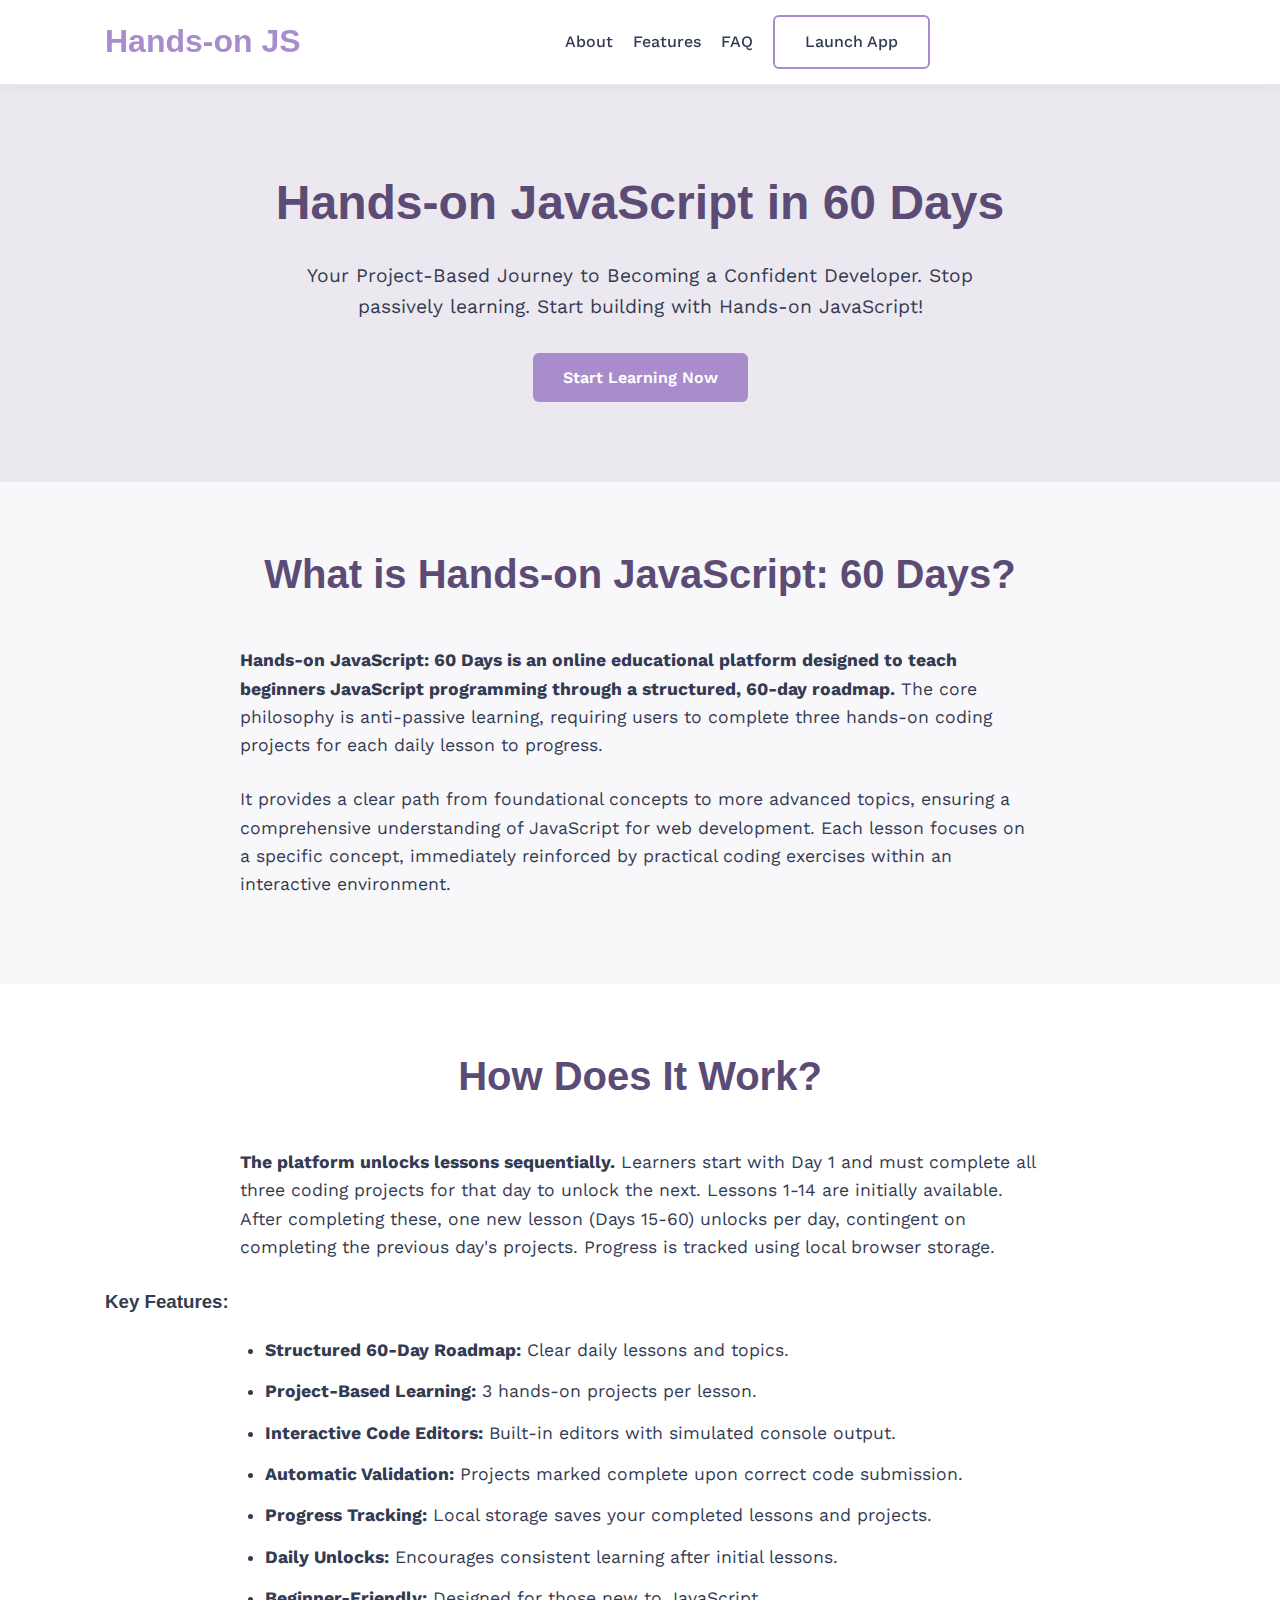
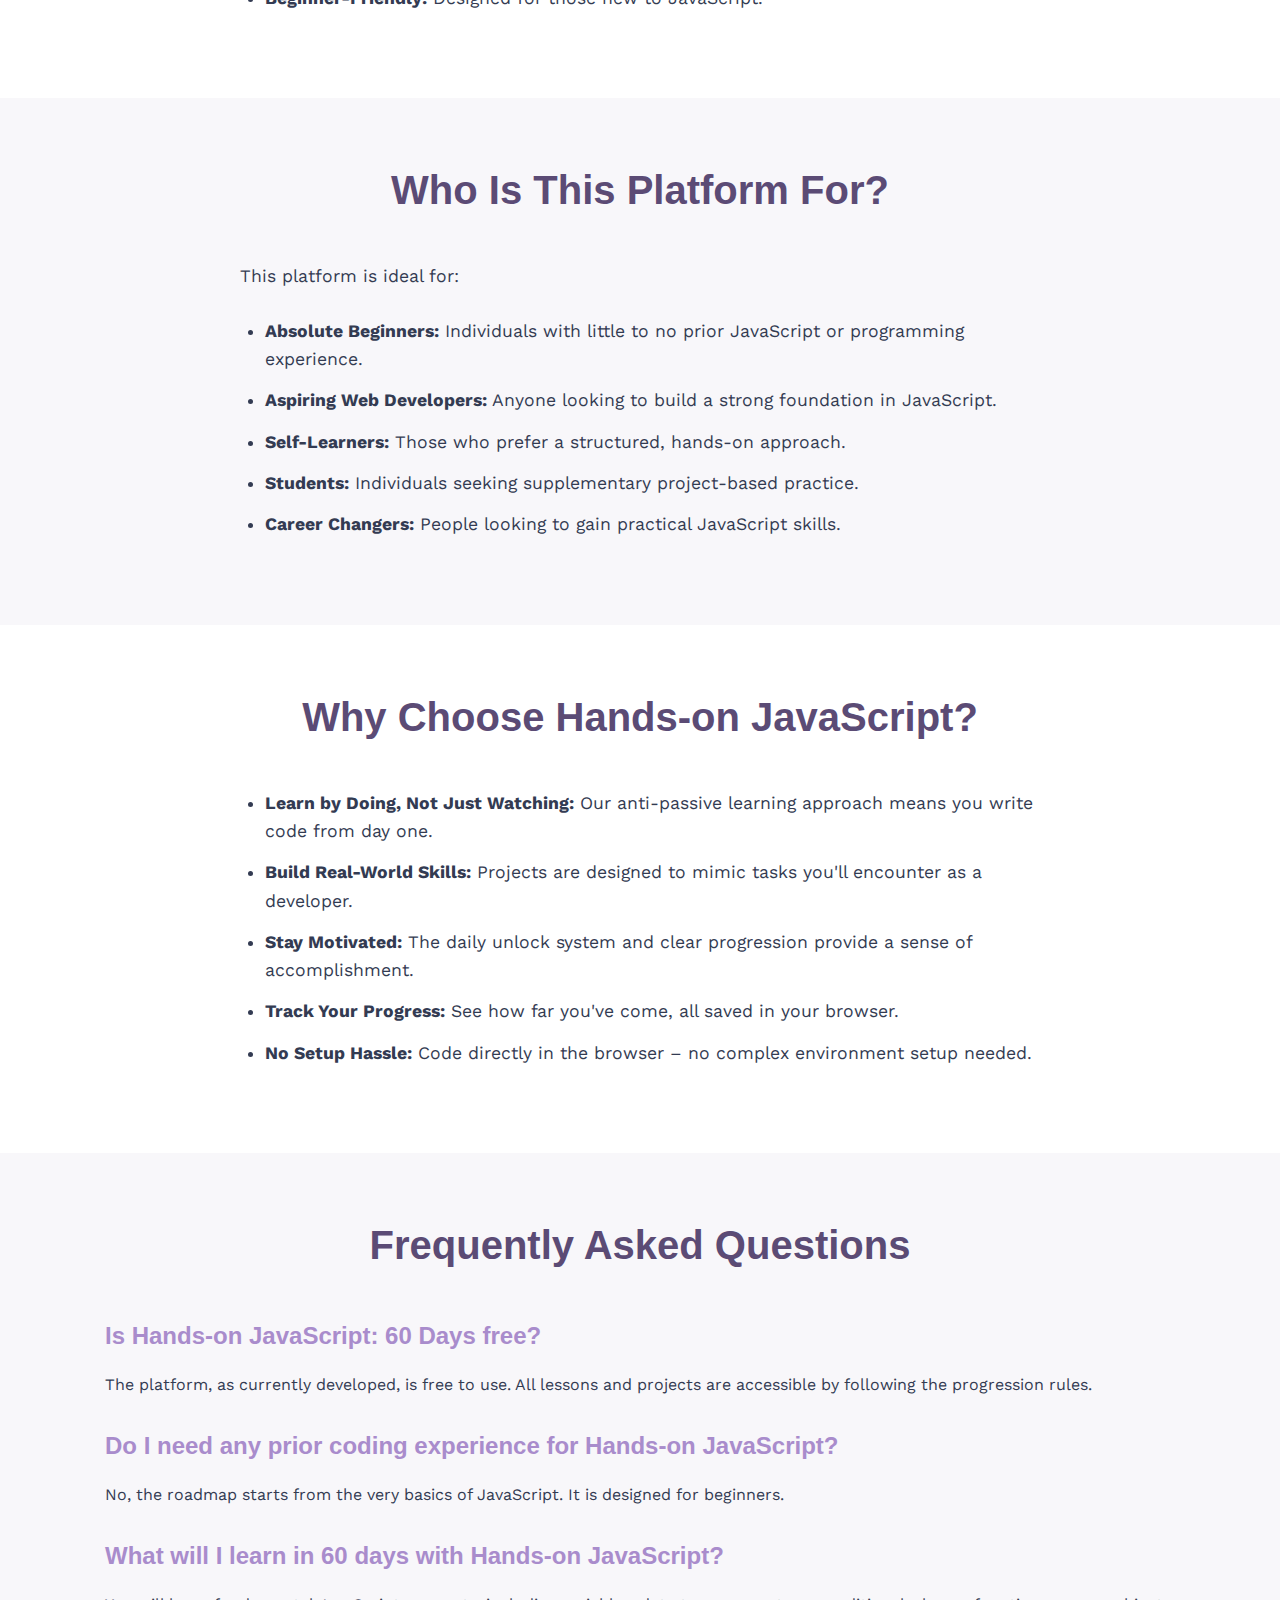
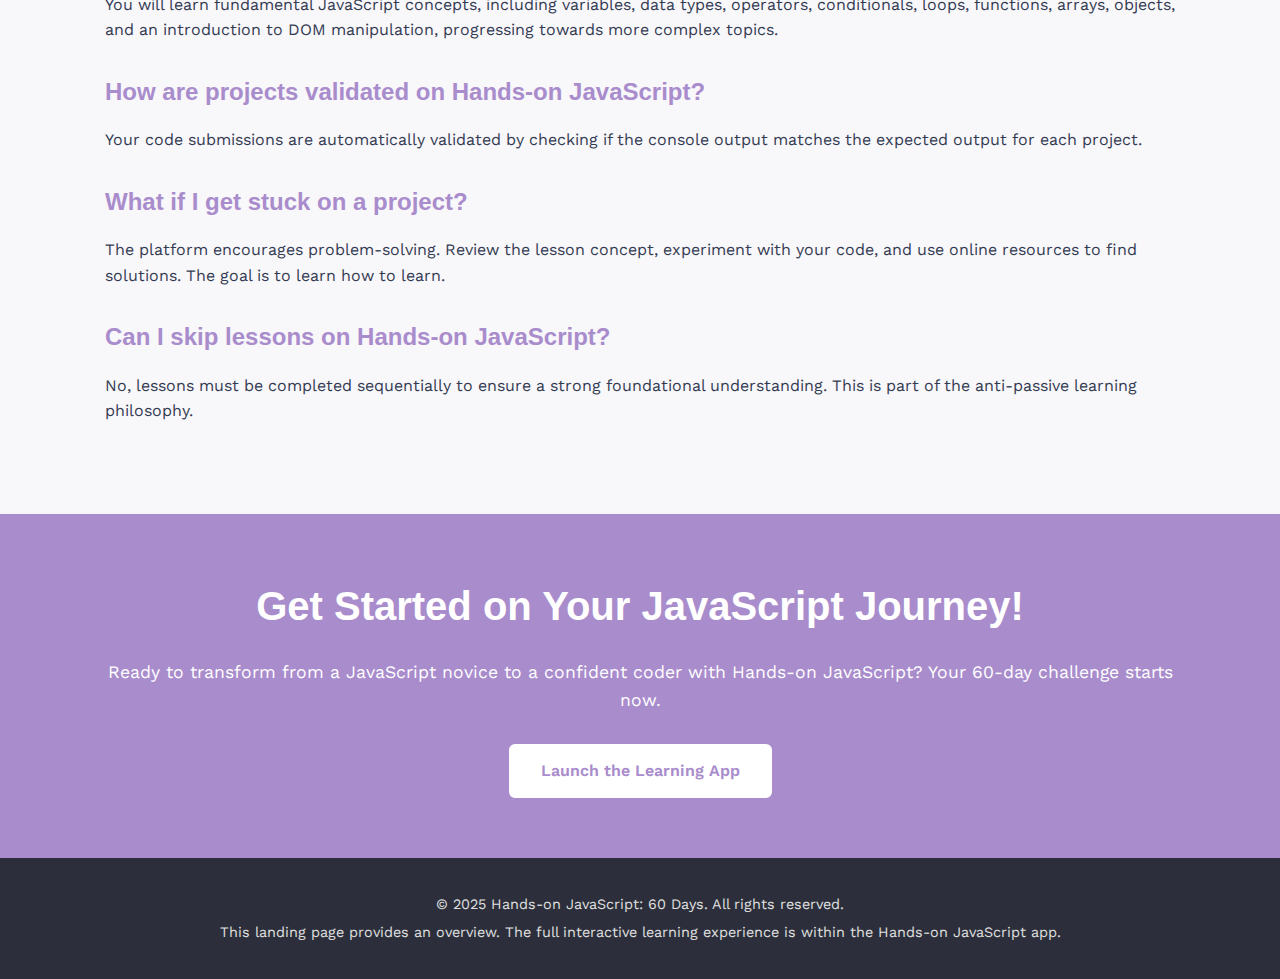
<file: index.html>
<!DOCTYPE html>
<html lang="en">
<head>
    <meta charset="UTF-8">
    <meta name="viewport" content="width=device-width, initial-scale=1.0">
    <title>Hands-on JavaScript: Learn JS in 60 Days | Project-Based Learning</title>
    <meta name="description" content="Become a confident JavaScript developer in 60 days with Hands-on JavaScript! Our project-based learning platform offers hands-on coding, real-world projects, and a clear roadmap from beginner to mastery. Start your JS journey today!">
    <meta name="keywords" content="Hands-on JavaScript, JavaScript, learn JavaScript, JavaScript course, JavaScript projects, coding bootcamp, web development, AEO JavaScript, answer engine JavaScript, learn to code, JavaScript for beginners, 60 day JavaScript challenge">
    <link rel="canonical" href="https://gctakahd.manus.space/landing.html">

    <!-- Open Graph Meta Tags -->
    <meta property="og:title" content="Hands-on JavaScript: Learn JS in 60 Days | Project-Based Learning">
    <meta property="og:description" content="Become a confident JavaScript developer in 60 days with Hands-on JavaScript! Our project-based learning platform offers hands-on coding, real-world projects, and a clear roadmap from beginner to mastery.">
    <meta property="og:image" content="https://gctakahd.manus.space/social_preview.png">
    <meta property="og:url" content="https://gctakahd.manus.space/landing.html">
    <meta property="og:type" content="website">
    <meta property="og:site_name" content="Hands-on JavaScript: 60 Days">

    <!-- Twitter Card Meta Tags -->
    <meta name="twitter:card" content="summary_large_image">
    <meta name="twitter:title" content="Hands-on JavaScript: Learn JS in 60 Days | Project-Based Learning">
    <meta name="twitter:description" content="Become a confident JavaScript developer in 60 days with Hands-on JavaScript! Our project-based learning platform offers hands-on coding, real-world projects, and a clear roadmap from beginner to mastery.">
    <meta name="twitter:image" content="https://gctakahd.manus.space/social_preview.png">

    <!-- Fonts (Gratisan for headers, Work Sans for body) -->
    <link rel="preconnect" href="https://fonts.googleapis.com">
    <link rel="preconnect" href="https://fonts.gstatic.com" crossorigin>
    <link href="https://fonts.googleapis.com/css2?family=Work+Sans:wght@400;500;600;700&display=swap" rel="stylesheet">
    <link href="https://fonts.cdnfonts.com/css/gratisan" rel="stylesheet">
    
    <link rel="stylesheet" href="style.css"> <!-- Main stylesheet -->
    <link rel="stylesheet" href="landing-style.css"> <!-- Landing page specific styles -->
    <link rel="icon" href="data:image/svg+xml,<svg xmlns=%22http://www.w3.org/2000/svg%22 viewBox=%220 0 100 100%22><text y=%22.9em%22 font-size=%2290%22>🚀</text></svg>">

    <!-- FAQPage Schema.org Structured Data -->
    <script type="application/ld+json">
    {
      "@context": "https://schema.org",
      "@type": "FAQPage",
      "mainEntity": [
        {
          "@type": "Question",
          "name": "What is Hands-on JavaScript: 60 Days?",
          "acceptedAnswer": {
            "@type": "Answer",
            "text": "Hands-on JavaScript: 60 Days is an online educational platform designed to teach beginners JavaScript programming through a structured, 60-day roadmap. The core philosophy is anti-passive learning, requiring users to complete three hands-on coding projects for each daily lesson to progress."
          }
        },
        {
          "@type": "Question",
          "name": "How does the Hands-on JavaScript platform work?",
          "acceptedAnswer": {
            "@type": "Answer",
            "text": "The platform unlocks lessons sequentially. Learners start with Day 1 and must complete all three coding projects for that day to unlock the next. Lessons 1-14 are initially available. After completing these, one new lesson (Days 15-60) unlocks per day, contingent on completing the previous day's projects. Progress is tracked using local browser storage."
          }
        },
        {
          "@type": "Question",
          "name": "Who should use Hands-on JavaScript: 60 Days?",
          "acceptedAnswer": {
            "@type": "Answer",
            "text": "This platform is ideal for absolute beginners, aspiring web developers, self-learners, students seeking supplementary practice, and career changers looking to gain practical JavaScript skills."
          }
        },
        {
          "@type": "Question",
          "name": "Is Hands-on JavaScript: 60 Days free?",
          "acceptedAnswer": {
            "@type": "Answer",
            "text": "The platform, as currently developed, is free to use. All lessons and projects are accessible by following the progression rules."
          }
        },
        {
          "@type": "Question",
          "name": "Do I need any prior coding experience for Hands-on JavaScript?",
          "acceptedAnswer": {
            "@type": "Answer",
            "text": "No, the roadmap starts from the very basics of JavaScript. It is designed for beginners."
          }
        },
        {
          "@type": "Question",
          "name": "What will I learn in 60 days with Hands-on JavaScript?",
          "acceptedAnswer": {
            "@type": "Answer",
            "text": "You will learn fundamental JavaScript concepts, including variables, data types, operators, conditionals, loops, functions, arrays, objects, and an introduction to DOM manipulation, progressing towards more complex topics as outlined in the 60-day roadmap."
          }
        },
        {
          "@type": "Question",
          "name": "How are projects validated on Hands-on JavaScript?",
          "acceptedAnswer": {
            "@type": "Answer",
            "text": "Your code submissions are automatically validated by checking if the console output matches the expected output for each project."
          }
        },
        {
          "@type": "Question",
          "name": "Can I skip lessons on Hands-on JavaScript?",
          "acceptedAnswer": {
            "@type": "Answer",
            "text": "No, lessons must be completed sequentially to ensure a strong foundational understanding. This is part of the anti-passive learning philosophy."
          }
        }
      ]
    }
    </script>
</head>
<body>
    <header class="landing-header">
        <div class="container">
            <h1>Hands-on JS</h1>
            
            <!-- Mobile Navigation Toggle Button -->
            <button class="nav-toggle" id="nav-toggle" aria-label="Toggle navigation menu">
                <span class="bar"></span>
                <span class="bar"></span>
                <span class="bar"></span>
            </button>
            
            <!-- Navigation Menu -->
            <nav class="landing-nav" id="landing-nav">
                <a href="#about">About</a>
                <a href="#features">Features</a>
                <a href="#faq">FAQ</a>
                <a href="app.html" class="cta-button-secondary">Launch App</a>
            </nav>
            
            <!-- Navigation Overlay for Mobile -->
            <div class="nav-overlay" id="nav-overlay"></div>
        </div>
    </header>

    <main>
        <section class="hero">
            <div class="container">
                <h2>Hands-on JavaScript in 60 Days</h2>
                <p class="sub-headline">Your Project-Based Journey to Becoming a Confident Developer. Stop passively learning. Start building with Hands-on JavaScript!</p>
                <a href="app.html" class="cta-button-primary">Start Learning Now</a>
            </div>
        </section>

        <section id="about" class="content-section">
            <div class="container">
                <h2>What is Hands-on JavaScript: 60 Days?</h2>
                <article>
                    <p><strong>Hands-on JavaScript: 60 Days is an online educational platform designed to teach beginners JavaScript programming through a structured, 60-day roadmap.</strong> The core philosophy is anti-passive learning, requiring users to complete three hands-on coding projects for each daily lesson to progress.</p>
                    <p>It provides a clear path from foundational concepts to more advanced topics, ensuring a comprehensive understanding of JavaScript for web development. Each lesson focuses on a specific concept, immediately reinforced by practical coding exercises within an interactive environment.</p>
                </article>
            </div>
        </section>

        <section id="features" class="content-section alt-bg">
            <div class="container">
                <h2>How Does It Work?</h2>
                <article>
                    <p><strong>The platform unlocks lessons sequentially.</strong> Learners start with Day 1 and must complete all three coding projects for that day to unlock the next. Lessons 1-14 are initially available. After completing these, one new lesson (Days 15-60) unlocks per day, contingent on completing the previous day's projects. Progress is tracked using local browser storage.</p>
                    <h3>Key Features:</h3>
                    <ul>
                        <li><strong>Structured 60-Day Roadmap:</strong> Clear daily lessons and topics.</li>
                        <li><strong>Project-Based Learning:</strong> 3 hands-on projects per lesson.</li>
                        <li><strong>Interactive Code Editors:</strong> Built-in editors with simulated console output.</li>
                        <li><strong>Automatic Validation:</strong> Projects marked complete upon correct code submission.</li>
                        <li><strong>Progress Tracking:</strong> Local storage saves your completed lessons and projects.</li>
                        <li><strong>Daily Unlocks:</strong> Encourages consistent learning after initial lessons.</li>
                        <li><strong>Beginner-Friendly:</strong> Designed for those new to JavaScript.</li>
                    </ul>
                </article>
            </div>
        </section>

        <section class="content-section">
            <div class="container">
                <h2>Who Is This Platform For?</h2>
                <article>
                    <p>This platform is ideal for:</p>
                    <ul>
                        <li><strong>Absolute Beginners:</strong> Individuals with little to no prior JavaScript or programming experience.</li>
                        <li><strong>Aspiring Web Developers:</strong> Anyone looking to build a strong foundation in JavaScript.</li>
                        <li><strong>Self-Learners:</strong> Those who prefer a structured, hands-on approach.</li>
                        <li><strong>Students:</strong> Individuals seeking supplementary project-based practice.</li>
                        <li><strong>Career Changers:</strong> People looking to gain practical JavaScript skills.</li>
                    </ul>
                </article>
            </div>
        </section>

        <section id="why-us" class="content-section alt-bg">
            <div class="container">
                <h2>Why Choose Hands-on JavaScript?</h2>
                <article>
                    <ul>
                        <li><strong>Learn by Doing, Not Just Watching:</strong> Our anti-passive learning approach means you write code from day one.</li>
                        <li><strong>Build Real-World Skills:</strong> Projects are designed to mimic tasks you'll encounter as a developer.</li>
                        <li><strong>Stay Motivated:</strong> The daily unlock system and clear progression provide a sense of accomplishment.</li>
                        <li><strong>Track Your Progress:</strong> See how far you've come, all saved in your browser.</li>
                        <li><strong>No Setup Hassle:</strong> Code directly in the browser – no complex environment setup needed.</li>
                    </ul>
                </article>
            </div>
        </section>

        <section id="faq" class="content-section">
            <div class="container">
                <h2>Frequently Asked Questions</h2>
                <div class="faq-item">
                    <h3>Is Hands-on JavaScript: 60 Days free?</h3>
                    <p>The platform, as currently developed, is free to use. All lessons and projects are accessible by following the progression rules.</p>
                </div>
                <div class="faq-item">
                    <h3>Do I need any prior coding experience for Hands-on JavaScript?</h3>
                    <p>No, the roadmap starts from the very basics of JavaScript. It is designed for beginners.</p>
                </div>
                <div class="faq-item">
                    <h3>What will I learn in 60 days with Hands-on JavaScript?</h3>
                    <p>You will learn fundamental JavaScript concepts, including variables, data types, operators, conditionals, loops, functions, arrays, objects, and an introduction to DOM manipulation, progressing towards more complex topics.</p>
                </div>
                <div class="faq-item">
                    <h3>How are projects validated on Hands-on JavaScript?</h3>
                    <p>Your code submissions are automatically validated by checking if the console output matches the expected output for each project.</p>
                </div>
                 <div class="faq-item">
                    <h3>What if I get stuck on a project?</h3>
                    <p>The platform encourages problem-solving. Review the lesson concept, experiment with your code, and use online resources to find solutions. The goal is to learn how to learn.</p>
                </div>
                <div class="faq-item">
                    <h3>Can I skip lessons on Hands-on JavaScript?</h3>
                    <p>No, lessons must be completed sequentially to ensure a strong foundational understanding. This is part of the anti-passive learning philosophy.</p>
                </div>
            </div>
        </section>

        <section class="cta-section">
            <div class="container">
                <h2>Get Started on Your JavaScript Journey!</h2>
                <p>Ready to transform from a JavaScript novice to a confident coder with Hands-on JavaScript? Your 60-day challenge starts now.</p>
                <a href="app.html" class="cta-button-primary">Launch the Learning App</a>
            </div>
        </section>
    </main>

    <footer class="landing-footer">
        <div class="container">
            <p>&copy; 2025 Hands-on JavaScript: 60 Days. All rights reserved.</p>
            <p>This landing page provides an overview. The full interactive learning experience is within the Hands-on JavaScript app.</p>
        </div>
    </footer>

    <!-- Mobile Navigation Script -->
    <script>
        document.addEventListener('DOMContentLoaded', function() {
            const navToggle = document.getElementById('nav-toggle');
            const landingNav = document.getElementById('landing-nav');
            const navOverlay = document.getElementById('nav-overlay');
            
            // Toggle navigation menu
            navToggle.addEventListener('click', function() {
                navToggle.classList.toggle('active');
                landingNav.classList.toggle('active');
                navOverlay.classList.toggle('active');
                
                // Toggle aria-expanded for accessibility
                const expanded = navToggle.getAttribute('aria-expanded') === 'true' || false;
                navToggle.setAttribute('aria-expanded', !expanded);
            });
            
            // Close menu when clicking overlay
            navOverlay.addEventListener('click', function() {
                navToggle.classList.remove('active');
                landingNav.classList.remove('active');
                navOverlay.classList.remove('active');
                navToggle.setAttribute('aria-expanded', 'false');
            });
            
            // Close menu when clicking a navigation link
            const navLinks = landingNav.querySelectorAll('a');
            navLinks.forEach(link => {
                link.addEventListener('click', function() {
                    navToggle.classList.remove('active');
                    landingNav.classList.remove('active');
                    navOverlay.classList.remove('active');
                    navToggle.setAttribute('aria-expanded', 'false');
                });
            });
            
            // Handle smooth scrolling for anchor links
            document.querySelectorAll('a[href^="#"]').forEach(anchor => {
                anchor.addEventListener('click', function(e) {
                    e.preventDefault();
                    
                    const targetId = this.getAttribute('href');
                    if (targetId === '#') return;
                    
                    const targetElement = document.querySelector(targetId);
                    if (targetElement) {
                        window.scrollTo({
                            top: targetElement.offsetTop - 80, // Adjust for header height
                            behavior: 'smooth'
                        });
                    }
                });
            });
        });
    </script>
</body>
</html>
</file>
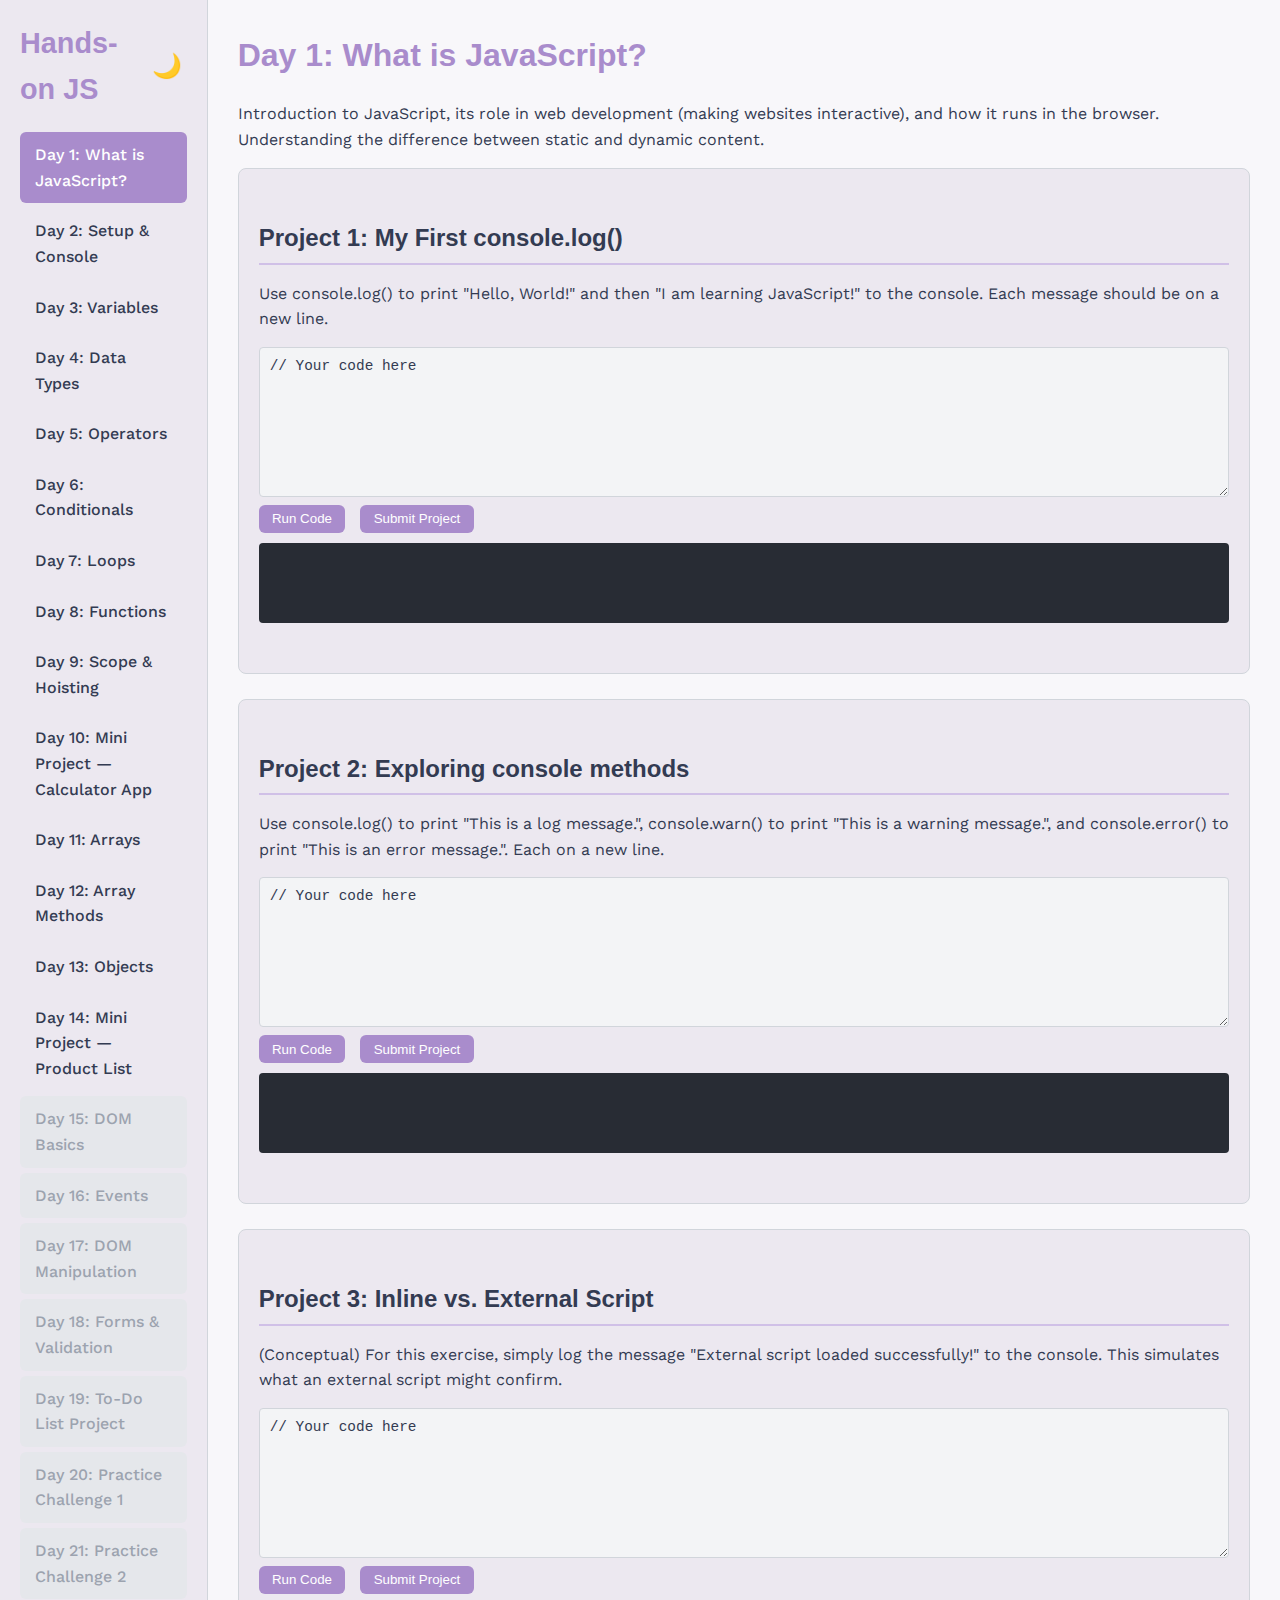
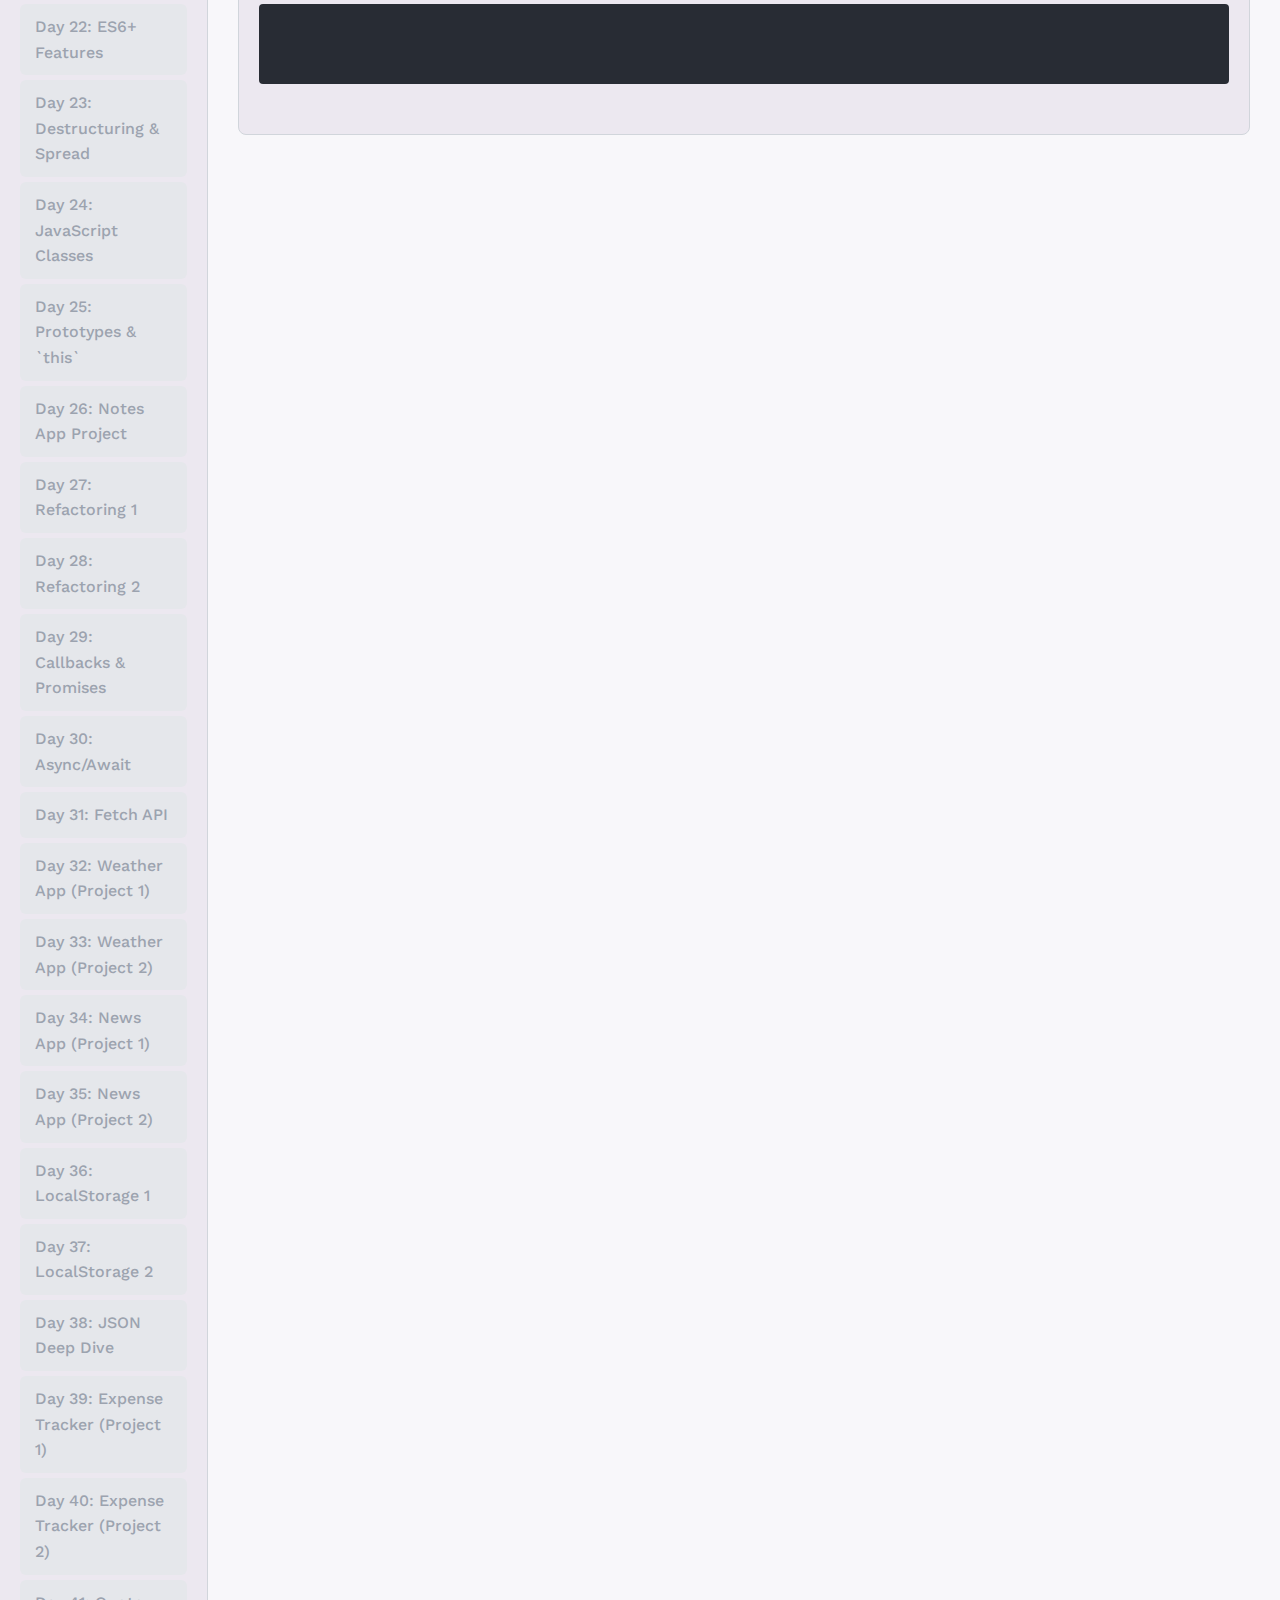
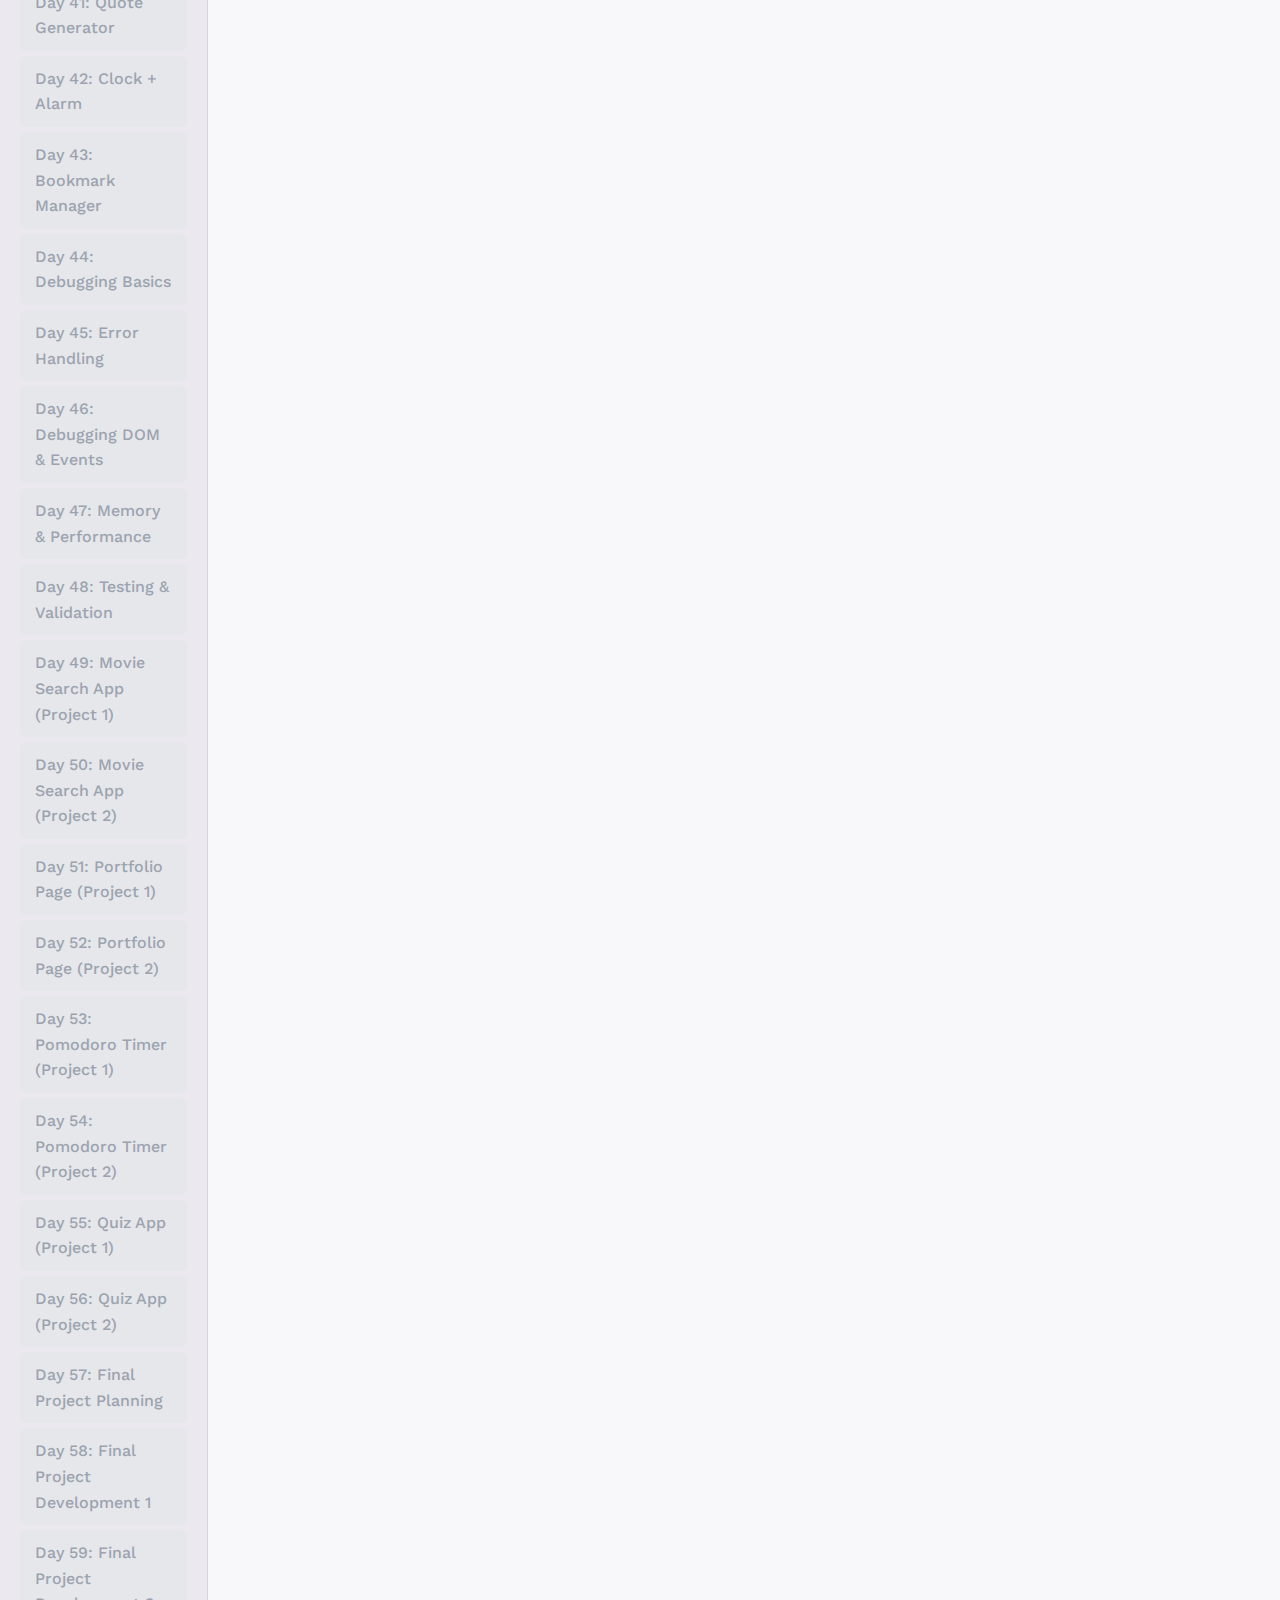
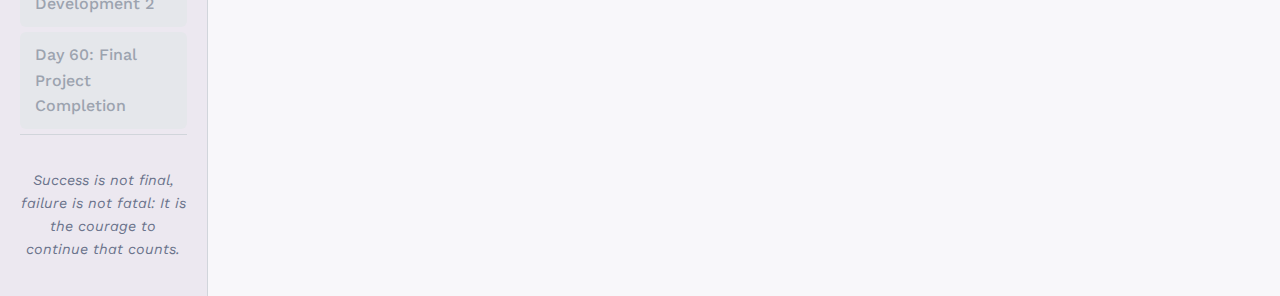
<file: app.html>
<!DOCTYPE html>
<html lang="en">
<head>
    <meta charset="UTF-8">
    <meta name="viewport" content="width=device-width, initial-scale=1.0">
    <title>Hands-on JavaScript: 60 Days to Confident Developer</title>
    <meta name="description" content="Learn JavaScript in 60 days with Hands-on JavaScript! Our project-based learning platform offers hands-on coding, real-world projects, and a clear roadmap from beginner to mastery. Start your JS journey today!">
    <meta name="keywords" content="Hands-on JavaScript, JavaScript, learn JavaScript, JavaScript tutorial, coding, programming, web development, JavaScript projects, beginner JavaScript, JavaScript roadmap, 60 days of code">
    <link rel="canonical" href="https://rbecepro.manus.space">

    <!-- Open Graph Meta Tags -->
    <meta property="og:title" content="Hands-on JavaScript: 60 Days to Confident Developer">
    <meta property="og:description" content="Learn JavaScript in 60 days with Hands-on JavaScript! Our project-based learning platform offers hands-on coding, real-world projects, and a clear roadmap from beginner to mastery.">
    <meta property="og:image" content="https://rbecepro.manus.space/social_preview.png">
    <meta property="og:url" content="https://rbecepro.manus.space">
    <meta property="og:type" content="website">
    <meta property="og:site_name" content="Hands-on JavaScript: 60 Days">

    <!-- Twitter Card Meta Tags -->
    <meta name="twitter:card" content="summary_large_image">
    <meta name="twitter:title" content="Hands-on JavaScript: 60 Days to Confident Developer">
    <meta name="twitter:description" content="Learn JavaScript in 60 days with Hands-on JavaScript! Our project-based learning platform offers hands-on coding, real-world projects, and a clear roadmap from beginner to mastery.">
    <meta name="twitter:image" content="https://rbecepro.manus.space/social_preview.png">

    <link rel="preconnect" href="https://fonts.googleapis.com">
    <link rel="preconnect" href="https://fonts.gstatic.com" crossorigin>
    <link href="https://fonts.googleapis.com/css2?family=Work+Sans:wght@400;500;600&display=swap" rel="stylesheet">
    <link href="https://fonts.cdnfonts.com/css/gratisan" rel="stylesheet">
    <link rel="stylesheet" href="style.css">
    <link rel="icon" href="data:image/svg+xml,<svg xmlns=%22http://www.w3.org/2000/svg%22 viewBox=%220 0 100 100%22><text y=%22.9em%22 font-size=%2290%22>💻</text></svg>">
</head>
<body>
    <!-- Mobile Header (New) -->
    <header class="mobile-header">
        <div class="mobile-header-content">
            <h1>Hands-on JS</h1>
            <div class="mobile-controls">
                <button id="mobile-theme-toggle" aria-label="Toggle light/dark mode">🌙</button>
                <button id="menu-toggle" class="menu-toggle" aria-label="Toggle menu">☰</button>
            </div>
        </div>
    </header>
    
    <!-- Sidebar Overlay (New) -->
    <div id="sidebar-overlay" class="sidebar-overlay"></div>

    <div class="app-container">
        <aside id="sidebar" class="sidebar">
            <header class="sidebar-header">
                <h1>Hands-on JS</h1>
                <button id="theme-toggle" aria-label="Toggle light/dark mode">🌙</button>
            </header>
            <nav id="lesson-nav" class="lesson-nav" aria-label="Main Navigation">
                <!-- Lesson links will be dynamically populated here -->
            </nav>
            <div class="motivational-quote" role="status" aria-live="polite">
                <p id="quote-text">Keep coding, you're doing great!</p>
            </div>
        </aside>

        <main class="main-content">
            <section id="lesson-content" class="lesson-content-area" aria-live="polite">
                <!-- Selected lesson content will be displayed here -->
                <article class="lesson-placeholder">
                    <h2>Welcome to Hands-on JavaScript!</h2>
                    <p>Select a lesson from the sidebar to begin your journey.</p>
                    <p>Remember, consistency is key. Try to complete your daily projects and avoid distractions. You can do this!</p>
                </article>
            </section>
        </main>
    </div>

    <script src="lessons-data.js"></script>
    <script src="app.js"></script>
    
    <!-- Mobile Navigation Script (New) -->
    <script>
        document.addEventListener('DOMContentLoaded', function() {
            const menuToggle = document.getElementById('menu-toggle');
            const sidebar = document.getElementById('sidebar');
            const sidebarOverlay = document.getElementById('sidebar-overlay');
            const mobileThemeToggle = document.getElementById('mobile-theme-toggle');
            
            // Sync theme toggle buttons
            function updateThemeButtons() {
                if (document.body.classList.contains('dark-mode')) {
                    document.getElementById('theme-toggle').textContent = '☀️';
                    mobileThemeToggle.textContent = '☀️';
                } else {
                    document.getElementById('theme-toggle').textContent = '🌙';
                    mobileThemeToggle.textContent = '🌙';
                }
            }
            
            // Initialize theme buttons
            updateThemeButtons();
            
            // Mobile theme toggle
            mobileThemeToggle.addEventListener('click', function() {
                document.getElementById('theme-toggle').click();
                updateThemeButtons();
            });
            
            // Menu toggle
            menuToggle.addEventListener('click', function() {
                sidebar.classList.toggle('active');
                sidebarOverlay.classList.toggle('active');
            });
            
            // Close sidebar when clicking overlay
            sidebarOverlay.addEventListener('click', function() {
                sidebar.classList.remove('active');
                sidebarOverlay.classList.remove('active');
            });
            
            // Close sidebar when clicking a lesson link (on mobile)
            document.addEventListener('click', function(e) {
                if (window.innerWidth <= 768 && 
                    e.target.closest('.lesson-nav') && 
                    e.target.tagName === 'A') {
                    sidebar.classList.remove('active');
                    sidebarOverlay.classList.remove('active');
                }
            });
        });
    </script>
</body>
</html>
</file>
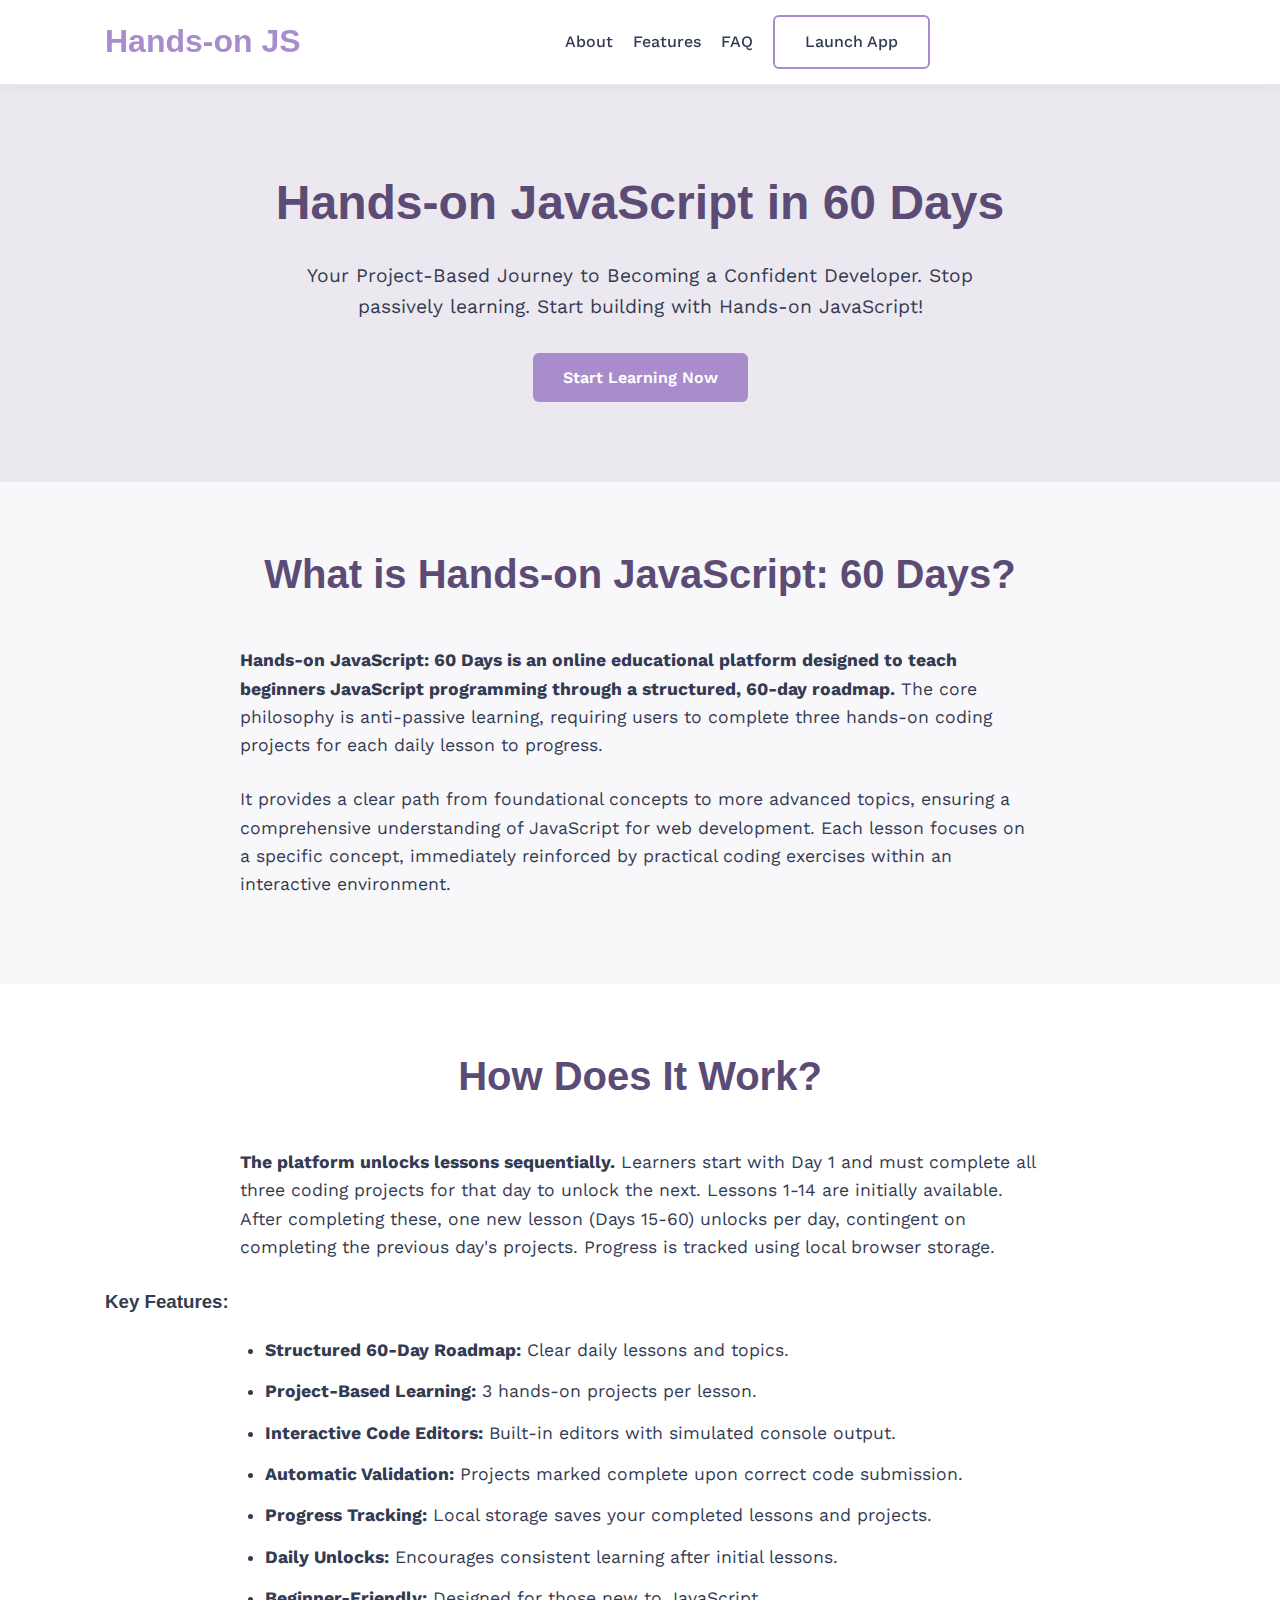
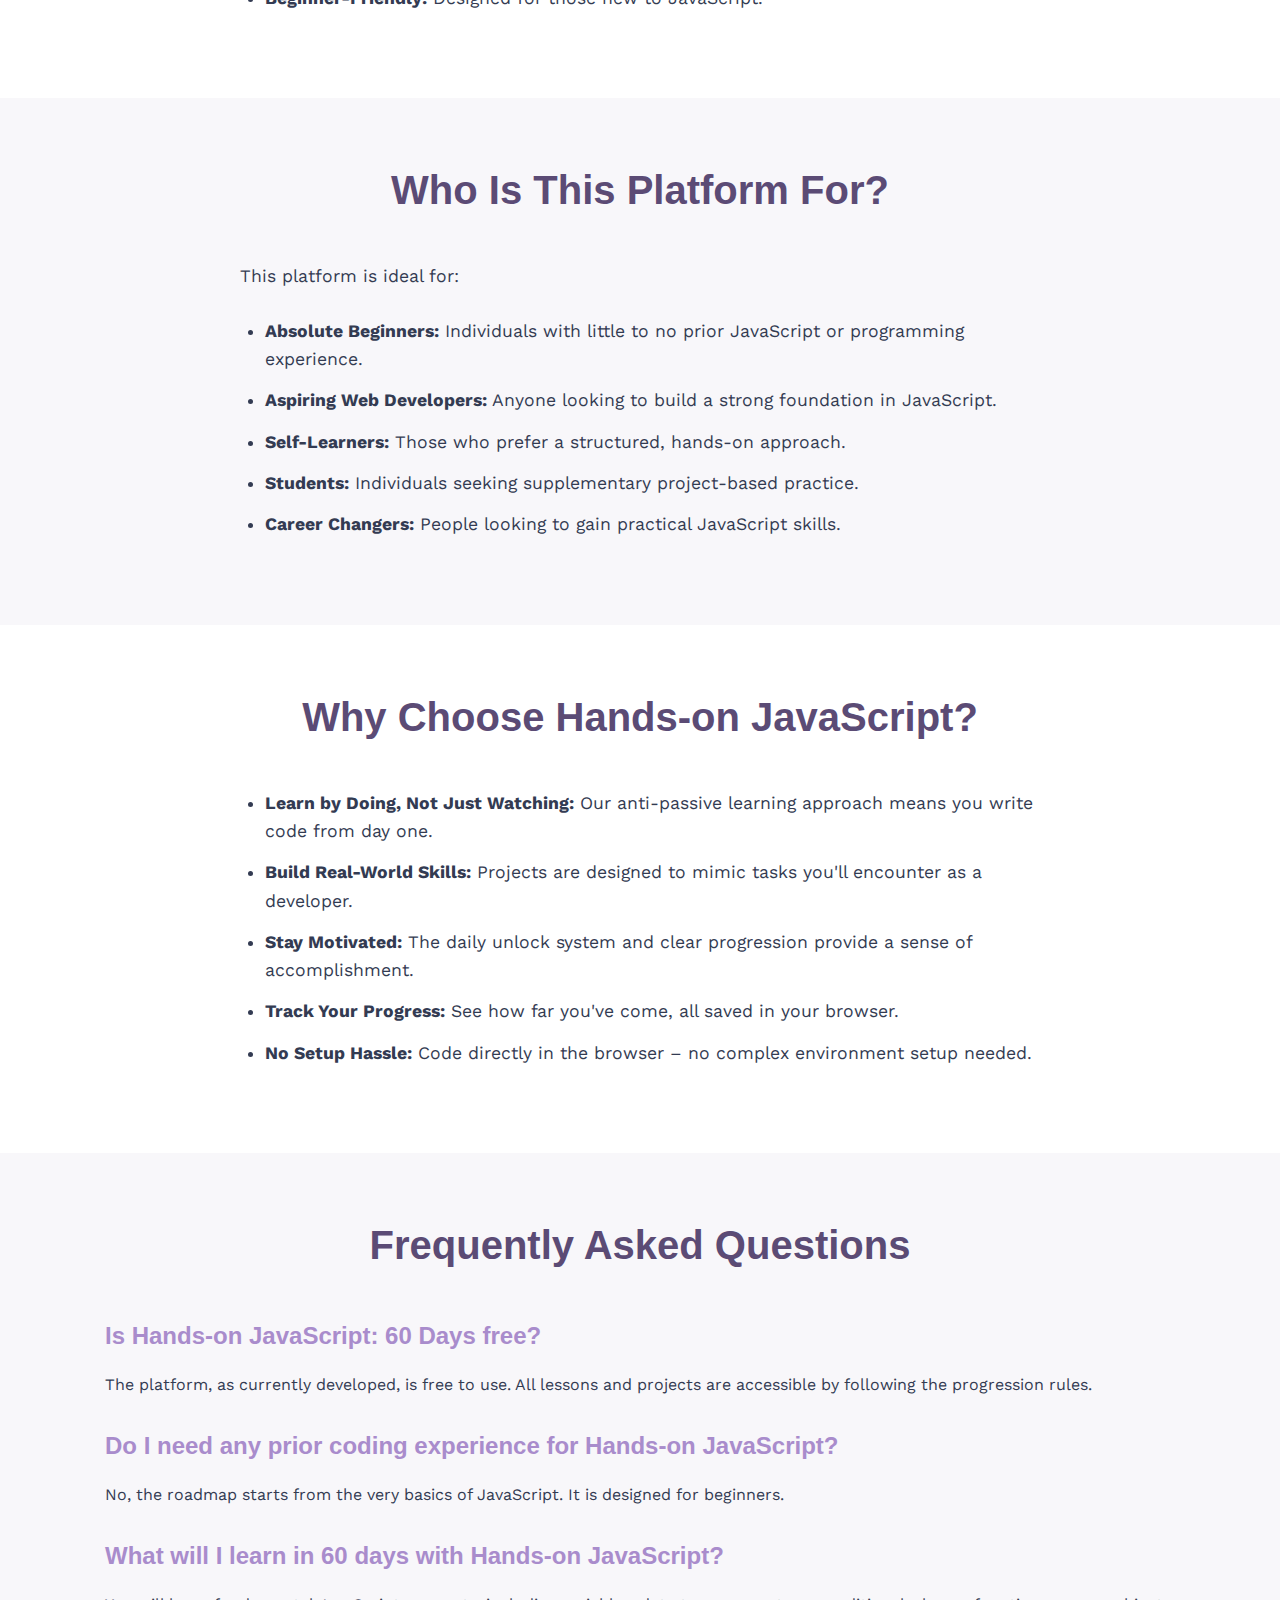
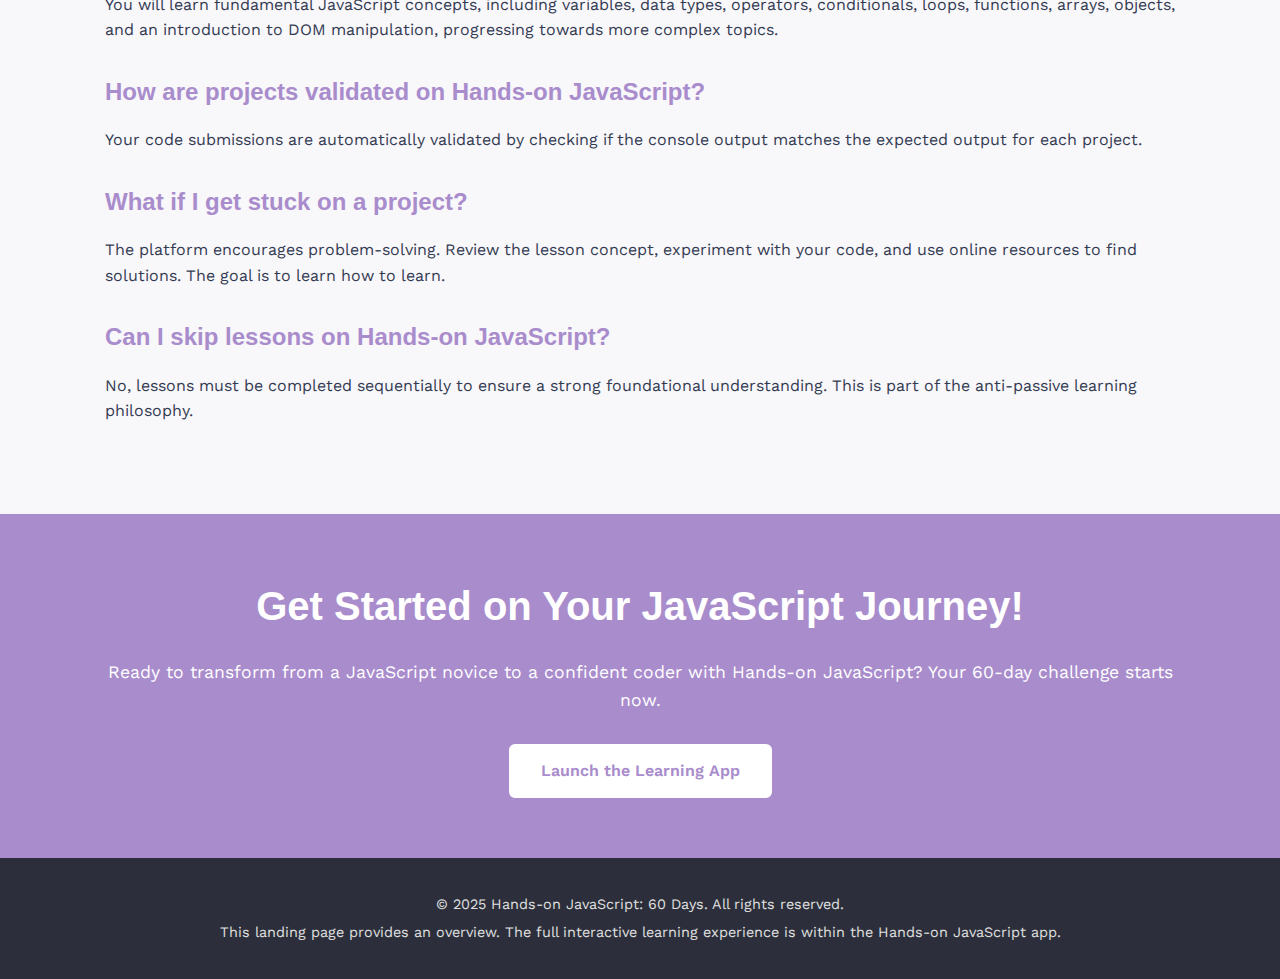
<file: landing.html>
<!DOCTYPE html>
<html lang="en">
<head>
    <meta charset="UTF-8">
    <meta name="viewport" content="width=device-width, initial-scale=1.0">
    <title>Hands-on JavaScript: Learn JS in 60 Days | Project-Based Learning</title>
    <meta name="description" content="Become a confident JavaScript developer in 60 days with Hands-on JavaScript! Our project-based learning platform offers hands-on coding, real-world projects, and a clear roadmap from beginner to mastery. Start your JS journey today!">
    <meta name="keywords" content="Hands-on JavaScript, JavaScript, learn JavaScript, JavaScript course, JavaScript projects, coding bootcamp, web development, AEO JavaScript, answer engine JavaScript, learn to code, JavaScript for beginners, 60 day JavaScript challenge">
    <link rel="canonical" href="https://gctakahd.manus.space/landing.html">

    <!-- Open Graph Meta Tags -->
    <meta property="og:title" content="Hands-on JavaScript: Learn JS in 60 Days | Project-Based Learning">
    <meta property="og:description" content="Become a confident JavaScript developer in 60 days with Hands-on JavaScript! Our project-based learning platform offers hands-on coding, real-world projects, and a clear roadmap from beginner to mastery.">
    <meta property="og:image" content="https://gctakahd.manus.space/social_preview.png">
    <meta property="og:url" content="https://gctakahd.manus.space/landing.html">
    <meta property="og:type" content="website">
    <meta property="og:site_name" content="Hands-on JavaScript: 60 Days">

    <!-- Twitter Card Meta Tags -->
    <meta name="twitter:card" content="summary_large_image">
    <meta name="twitter:title" content="Hands-on JavaScript: Learn JS in 60 Days | Project-Based Learning">
    <meta name="twitter:description" content="Become a confident JavaScript developer in 60 days with Hands-on JavaScript! Our project-based learning platform offers hands-on coding, real-world projects, and a clear roadmap from beginner to mastery.">
    <meta name="twitter:image" content="https://gctakahd.manus.space/social_preview.png">

    <!-- Fonts (Gratisan for headers, Work Sans for body) -->
    <link rel="preconnect" href="https://fonts.googleapis.com">
    <link rel="preconnect" href="https://fonts.gstatic.com" crossorigin>
    <link href="https://fonts.googleapis.com/css2?family=Work+Sans:wght@400;500;600;700&display=swap" rel="stylesheet">
    <link href="https://fonts.cdnfonts.com/css/gratisan" rel="stylesheet">
    
    <link rel="stylesheet" href="style.css"> <!-- Main stylesheet -->
    <link rel="stylesheet" href="landing-style.css"> <!-- Landing page specific styles -->
    <link rel="icon" href="data:image/svg+xml,<svg xmlns=%22http://www.w3.org/2000/svg%22 viewBox=%220 0 100 100%22><text y=%22.9em%22 font-size=%2290%22>🚀</text></svg>">

    <!-- FAQPage Schema.org Structured Data -->
    <script type="application/ld+json">
    {
      "@context": "https://schema.org",
      "@type": "FAQPage",
      "mainEntity": [
        {
          "@type": "Question",
          "name": "What is Hands-on JavaScript: 60 Days?",
          "acceptedAnswer": {
            "@type": "Answer",
            "text": "Hands-on JavaScript: 60 Days is an online educational platform designed to teach beginners JavaScript programming through a structured, 60-day roadmap. The core philosophy is anti-passive learning, requiring users to complete three hands-on coding projects for each daily lesson to progress."
          }
        },
        {
          "@type": "Question",
          "name": "How does the Hands-on JavaScript platform work?",
          "acceptedAnswer": {
            "@type": "Answer",
            "text": "The platform unlocks lessons sequentially. Learners start with Day 1 and must complete all three coding projects for that day to unlock the next. Lessons 1-14 are initially available. After completing these, one new lesson (Days 15-60) unlocks per day, contingent on completing the previous day's projects. Progress is tracked using local browser storage."
          }
        },
        {
          "@type": "Question",
          "name": "Who should use Hands-on JavaScript: 60 Days?",
          "acceptedAnswer": {
            "@type": "Answer",
            "text": "This platform is ideal for absolute beginners, aspiring web developers, self-learners, students seeking supplementary practice, and career changers looking to gain practical JavaScript skills."
          }
        },
        {
          "@type": "Question",
          "name": "Is Hands-on JavaScript: 60 Days free?",
          "acceptedAnswer": {
            "@type": "Answer",
            "text": "The platform, as currently developed, is free to use. All lessons and projects are accessible by following the progression rules."
          }
        },
        {
          "@type": "Question",
          "name": "Do I need any prior coding experience for Hands-on JavaScript?",
          "acceptedAnswer": {
            "@type": "Answer",
            "text": "No, the roadmap starts from the very basics of JavaScript. It is designed for beginners."
          }
        },
        {
          "@type": "Question",
          "name": "What will I learn in 60 days with Hands-on JavaScript?",
          "acceptedAnswer": {
            "@type": "Answer",
            "text": "You will learn fundamental JavaScript concepts, including variables, data types, operators, conditionals, loops, functions, arrays, objects, and an introduction to DOM manipulation, progressing towards more complex topics as outlined in the 60-day roadmap."
          }
        },
        {
          "@type": "Question",
          "name": "How are projects validated on Hands-on JavaScript?",
          "acceptedAnswer": {
            "@type": "Answer",
            "text": "Your code submissions are automatically validated by checking if the console output matches the expected output for each project."
          }
        },
        {
          "@type": "Question",
          "name": "Can I skip lessons on Hands-on JavaScript?",
          "acceptedAnswer": {
            "@type": "Answer",
            "text": "No, lessons must be completed sequentially to ensure a strong foundational understanding. This is part of the anti-passive learning philosophy."
          }
        }
      ]
    }
    </script>
</head>
<body>
    <header class="landing-header">
        <div class="container">
            <h1>Hands-on JS</h1>
            
            <!-- Mobile Navigation Toggle Button -->
            <button class="nav-toggle" id="nav-toggle" aria-label="Toggle navigation menu">
                <span class="bar"></span>
                <span class="bar"></span>
                <span class="bar"></span>
            </button>
            
            <!-- Navigation Menu -->
            <nav class="landing-nav" id="landing-nav">
                <a href="#about">About</a>
                <a href="#features">Features</a>
                <a href="#faq">FAQ</a>
                <a href="index.html" class="cta-button-secondary">Launch App</a>
            </nav>
            
            <!-- Navigation Overlay for Mobile -->
            <div class="nav-overlay" id="nav-overlay"></div>
        </div>
    </header>

    <main>
        <section class="hero">
            <div class="container">
                <h2>Hands-on JavaScript in 60 Days</h2>
                <p class="sub-headline">Your Project-Based Journey to Becoming a Confident Developer. Stop passively learning. Start building with Hands-on JavaScript!</p>
                <a href="index.html" class="cta-button-primary">Start Learning Now</a>
            </div>
        </section>

        <section id="about" class="content-section">
            <div class="container">
                <h2>What is Hands-on JavaScript: 60 Days?</h2>
                <article>
                    <p><strong>Hands-on JavaScript: 60 Days is an online educational platform designed to teach beginners JavaScript programming through a structured, 60-day roadmap.</strong> The core philosophy is anti-passive learning, requiring users to complete three hands-on coding projects for each daily lesson to progress.</p>
                    <p>It provides a clear path from foundational concepts to more advanced topics, ensuring a comprehensive understanding of JavaScript for web development. Each lesson focuses on a specific concept, immediately reinforced by practical coding exercises within an interactive environment.</p>
                </article>
            </div>
        </section>

        <section id="features" class="content-section alt-bg">
            <div class="container">
                <h2>How Does It Work?</h2>
                <article>
                    <p><strong>The platform unlocks lessons sequentially.</strong> Learners start with Day 1 and must complete all three coding projects for that day to unlock the next. Lessons 1-14 are initially available. After completing these, one new lesson (Days 15-60) unlocks per day, contingent on completing the previous day's projects. Progress is tracked using local browser storage.</p>
                    <h3>Key Features:</h3>
                    <ul>
                        <li><strong>Structured 60-Day Roadmap:</strong> Clear daily lessons and topics.</li>
                        <li><strong>Project-Based Learning:</strong> 3 hands-on projects per lesson.</li>
                        <li><strong>Interactive Code Editors:</strong> Built-in editors with simulated console output.</li>
                        <li><strong>Automatic Validation:</strong> Projects marked complete upon correct code submission.</li>
                        <li><strong>Progress Tracking:</strong> Local storage saves your completed lessons and projects.</li>
                        <li><strong>Daily Unlocks:</strong> Encourages consistent learning after initial lessons.</li>
                        <li><strong>Beginner-Friendly:</strong> Designed for those new to JavaScript.</li>
                    </ul>
                </article>
            </div>
        </section>

        <section class="content-section">
            <div class="container">
                <h2>Who Is This Platform For?</h2>
                <article>
                    <p>This platform is ideal for:</p>
                    <ul>
                        <li><strong>Absolute Beginners:</strong> Individuals with little to no prior JavaScript or programming experience.</li>
                        <li><strong>Aspiring Web Developers:</strong> Anyone looking to build a strong foundation in JavaScript.</li>
                        <li><strong>Self-Learners:</strong> Those who prefer a structured, hands-on approach.</li>
                        <li><strong>Students:</strong> Individuals seeking supplementary project-based practice.</li>
                        <li><strong>Career Changers:</strong> People looking to gain practical JavaScript skills.</li>
                    </ul>
                </article>
            </div>
        </section>

        <section id="why-us" class="content-section alt-bg">
            <div class="container">
                <h2>Why Choose Hands-on JavaScript?</h2>
                <article>
                    <ul>
                        <li><strong>Learn by Doing, Not Just Watching:</strong> Our anti-passive learning approach means you write code from day one.</li>
                        <li><strong>Build Real-World Skills:</strong> Projects are designed to mimic tasks you'll encounter as a developer.</li>
                        <li><strong>Stay Motivated:</strong> The daily unlock system and clear progression provide a sense of accomplishment.</li>
                        <li><strong>Track Your Progress:</strong> See how far you've come, all saved in your browser.</li>
                        <li><strong>No Setup Hassle:</strong> Code directly in the browser – no complex environment setup needed.</li>
                    </ul>
                </article>
            </div>
        </section>

        <section id="faq" class="content-section">
            <div class="container">
                <h2>Frequently Asked Questions</h2>
                <div class="faq-item">
                    <h3>Is Hands-on JavaScript: 60 Days free?</h3>
                    <p>The platform, as currently developed, is free to use. All lessons and projects are accessible by following the progression rules.</p>
                </div>
                <div class="faq-item">
                    <h3>Do I need any prior coding experience for Hands-on JavaScript?</h3>
                    <p>No, the roadmap starts from the very basics of JavaScript. It is designed for beginners.</p>
                </div>
                <div class="faq-item">
                    <h3>What will I learn in 60 days with Hands-on JavaScript?</h3>
                    <p>You will learn fundamental JavaScript concepts, including variables, data types, operators, conditionals, loops, functions, arrays, objects, and an introduction to DOM manipulation, progressing towards more complex topics.</p>
                </div>
                <div class="faq-item">
                    <h3>How are projects validated on Hands-on JavaScript?</h3>
                    <p>Your code submissions are automatically validated by checking if the console output matches the expected output for each project.</p>
                </div>
                 <div class="faq-item">
                    <h3>What if I get stuck on a project?</h3>
                    <p>The platform encourages problem-solving. Review the lesson concept, experiment with your code, and use online resources to find solutions. The goal is to learn how to learn.</p>
                </div>
                <div class="faq-item">
                    <h3>Can I skip lessons on Hands-on JavaScript?</h3>
                    <p>No, lessons must be completed sequentially to ensure a strong foundational understanding. This is part of the anti-passive learning philosophy.</p>
                </div>
            </div>
        </section>

        <section class="cta-section">
            <div class="container">
                <h2>Get Started on Your JavaScript Journey!</h2>
                <p>Ready to transform from a JavaScript novice to a confident coder with Hands-on JavaScript? Your 60-day challenge starts now.</p>
                <a href="index.html" class="cta-button-primary">Launch the Learning App</a>
            </div>
        </section>
    </main>

    <footer class="landing-footer">
        <div class="container">
            <p>&copy; 2025 Hands-on JavaScript: 60 Days. All rights reserved.</p>
            <p>This landing page provides an overview. The full interactive learning experience is within the Hands-on JavaScript app.</p>
        </div>
    </footer>

    <!-- Mobile Navigation Script -->
    <script>
        document.addEventListener('DOMContentLoaded', function() {
            const navToggle = document.getElementById('nav-toggle');
            const landingNav = document.getElementById('landing-nav');
            const navOverlay = document.getElementById('nav-overlay');
            
            // Toggle navigation menu
            navToggle.addEventListener('click', function() {
                navToggle.classList.toggle('active');
                landingNav.classList.toggle('active');
                navOverlay.classList.toggle('active');
                
                // Toggle aria-expanded for accessibility
                const expanded = navToggle.getAttribute('aria-expanded') === 'true' || false;
                navToggle.setAttribute('aria-expanded', !expanded);
            });
            
            // Close menu when clicking overlay
            navOverlay.addEventListener('click', function() {
                navToggle.classList.remove('active');
                landingNav.classList.remove('active');
                navOverlay.classList.remove('active');
                navToggle.setAttribute('aria-expanded', 'false');
            });
            
            // Close menu when clicking a navigation link
            const navLinks = landingNav.querySelectorAll('a');
            navLinks.forEach(link => {
                link.addEventListener('click', function() {
                    navToggle.classList.remove('active');
                    landingNav.classList.remove('active');
                    navOverlay.classList.remove('active');
                    navToggle.setAttribute('aria-expanded', 'false');
                });
            });
            
            // Handle smooth scrolling for anchor links
            document.querySelectorAll('a[href^="#"]').forEach(anchor => {
                anchor.addEventListener('click', function(e) {
                    e.preventDefault();
                    
                    const targetId = this.getAttribute('href');
                    if (targetId === '#') return;
                    
                    const targetElement = document.querySelector(targetId);
                    if (targetElement) {
                        window.scrollTo({
                            top: targetElement.offsetTop - 80, // Adjust for header height
                            behavior: 'smooth'
                        });
                    }
                });
            });
        });
    </script>
</body>
</html>
</file>
<file: landing-style.css>
/* landing-style.css */

/* --- General Landing Page Styles --- */
body.landing-page-body {
    font-family: 'Work Sans', sans-serif;
    color: #333B52; /* --text-color-light from main style */
    background-color: #F8F7FA; /* --bg-color-light from main style */
    margin: 0;
    line-height: 1.7;
}

.container {
    width: 90%;
    max-width: 1100px;
    margin: 0 auto;
    padding: 0 15px;
}

/* --- Landing Header --- */
.landing-header {
    background-color: #FFFFFF; /* White header */
    padding: 15px 0;
    border-bottom: 1px solid #ECE8F0; /* --sidebar-bg-light for a subtle border */
    position: sticky;
    top: 0;
    z-index: 1000;
    box-shadow: 0 2px 10px rgba(0, 0, 0, 0.05);
}

.landing-header .container {
    display: flex;
    justify-content: space-between;
    align-items: center;
}

.landing-header h1 {
    font-family: 'Gratisan', cursive, sans-serif;
    color: #A98CCC; /* --primary-accent-light */
    margin: 0;
    font-size: 2em;
}

/* --- Navigation Styles --- */
.landing-nav {
    display: flex;
    align-items: center;
}

.landing-nav a {
    font-family: 'Work Sans', sans-serif;
    color: #333B52; /* --text-color-light */
    text-decoration: none;
    margin-left: 20px;
    font-weight: 500;
    transition: all 0.3s ease;
    position: relative;
}

.landing-nav a:not(.cta-button-secondary)::after {
    content: '';
    position: absolute;
    width: 0;
    height: 2px;
    bottom: -4px;
    left: 0;
    background-color: #A98CCC; /* --primary-accent-light */
    transition: width 0.3s ease;
}

.landing-nav a:not(.cta-button-secondary):hover::after {
    width: 100%;
}

.landing-nav a:hover {
    color: #A98CCC; /* --primary-accent-light */
}

/* --- Mobile Navigation --- */
.nav-toggle {
    display: none;
    background: none;
    border: none;
    cursor: pointer;
    padding: 10px;
    z-index: 1002;
}

.nav-toggle .bar {
    display: block;
    width: 25px;
    height: 3px;
    margin: 5px auto;
    background-color: #A98CCC; /* --primary-accent-light */
    transition: all 0.3s ease;
}

/* --- Hero Section --- */
.hero {
    background-color: #ECE8F0; /* --sidebar-bg-light */
    color: #333B52; /* --text-color-light */
    padding: 80px 0;
    text-align: center;
}

.hero h2 {
    font-family: 'Gratisan', cursive, sans-serif;
    font-size: 3em; /* Larger for hero */
    margin-bottom: 20px;
    color: #5B4B75; /* --secondary-accent-dark for a bit more punch */
}

.hero .sub-headline {
    font-size: 1.2em;
    margin-bottom: 30px;
    max-width: 700px;
    margin-left: auto;
    margin-right: auto;
}

/* --- CTA Buttons --- */
.cta-button-primary, .cta-button-secondary {
    display: inline-block;
    padding: 12px 30px;
    border-radius: 6px;
    text-decoration: none;
    font-weight: 600;
    transition: all 0.3s ease;
    font-family: 'Work Sans', sans-serif;
}

.cta-button-primary {
    background-color: #A98CCC; /* --primary-accent-light */
    color: #FFFFFF; /* --button-text-light */
}

.cta-button-primary:hover {
    background-color: #9370B8; /* --primary-accent-hover-light */
    transform: translateY(-2px);
    box-shadow: 0 4px 8px rgba(169, 140, 204, 0.3);
}

.cta-button-secondary {
    background-color: transparent;
    color: #A98CCC; /* --primary-accent-light */
    border: 2px solid #A98CCC; /* --primary-accent-light */
}

.cta-button-secondary:hover {
    background-color: #A98CCC; /* --primary-accent-light */
    color: #FFFFFF;
    transform: translateY(-2px);
    box-shadow: 0 4px 8px rgba(169, 140, 204, 0.3);
}

/* --- Content Sections --- */
.content-section {
    padding: 60px 0;
}

.content-section h2 {
    font-family: 'Gratisan', cursive, sans-serif;
    text-align: center;
    font-size: 2.5em;
    margin-bottom: 40px;
    color: #5B4B75; /* --secondary-accent-dark */
}

.content-section article p,
.content-section article ul {
    font-size: 1.1em;
    margin-bottom: 1.5em;
    max-width: 800px;
    margin-left: auto;
    margin-right: auto;
}

.content-section article ul {
    list-style: disc;
    padding-left: 25px;
}

.content-section article li {
    margin-bottom: 0.75em;
}

.alt-bg {
    background-color: #FFFFFF; /* White background for alternating sections */
}

/* --- FAQ Section --- */
.faq-item {
    margin-bottom: 30px;
}

.faq-item h3 {
    font-family: 'Gratisan', cursive, sans-serif;
    font-size: 1.5em;
    color: #A98CCC; /* --primary-accent-light */
    margin-bottom: 10px;
}

/* --- Final CTA Section --- */
.cta-section {
    background-color: #A98CCC; /* --primary-accent-light */
    color: #FFFFFF;
    padding: 60px 0;
    text-align: center;
}

.cta-section h2 {
    font-family: 'Gratisan', cursive, sans-serif;
    font-size: 2.5em;
    margin-bottom: 20px;
    color: #FFFFFF;
}

.cta-section p {
    font-size: 1.1em;
    margin-bottom: 30px;
}

.cta-section .cta-button-primary {
    background-color: #FFFFFF;
    color: #A98CCC; /* --primary-accent-light */
    border: 2px solid #FFFFFF;
}

.cta-section .cta-button-primary:hover {
    background-color: #F8F7FA; /* --bg-color-light */
    color: #9370B8; /* --primary-accent-hover-light */
}

/* --- Landing Footer --- */
.landing-footer {
    background-color: #2C2F3B; /* --bg-color-dark */
    color: #E0E0E0; /* --text-color-dark */
    padding: 30px 0;
    text-align: center;
    font-size: 0.9em;
}

.landing-footer p {
    margin: 5px 0;
}

/* Responsive adjustments for landing page */
@media (max-width: 768px) {
    /* Show hamburger menu */
    .nav-toggle {
        display: block;
    }
    
    /* Hide navigation links by default */
    .landing-nav {
        position: fixed;
        top: 0;
        right: -100%;
        width: 70%;
        max-width: 300px;
        height: 100vh;
        background-color: #FFFFFF;
        flex-direction: column;
        align-items: flex-start;
        padding: 80px 30px 30px;
        transition: right 0.4s ease;
        box-shadow: -5px 0 15px rgba(0, 0, 0, 0.1);
        z-index: 1001;
    }
    
    /* When menu is active */
    .landing-nav.active {
        right: 0;
    }
    
    /* Style navigation links for mobile */
    .landing-nav a {
        margin: 0;
        margin-bottom: 20px;
        font-size: 1.1em;
        width: 100%;
    }
    
    /* Style CTA button for mobile */
    .landing-nav .cta-button-secondary {
        margin-top: 10px;
        text-align: center;
    }
    
    /* Hamburger menu animation */
    .nav-toggle.active .bar:nth-child(1) {
        transform: translateY(8px) rotate(45deg);
    }
    
    .nav-toggle.active .bar:nth-child(2) {
        opacity: 0;
    }
    
    .nav-toggle.active .bar:nth-child(3) {
        transform: translateY(-8px) rotate(-45deg);
    }
    
    /* Overlay for when menu is open */
    .nav-overlay {
        display: none;
        position: fixed;
        top: 0;
        left: 0;
        width: 100%;
        height: 100%;
        background-color: rgba(0, 0, 0, 0.5);
        z-index: 1000;
    }
    
    .nav-overlay.active {
        display: block;
    }
    
    /* Hero section adjustments */
    .hero h2 {
        font-size: 2.2em;
    }
    
    .hero .sub-headline {
        font-size: 1.1em;
    }
    
    /* Content section adjustments */
    .content-section h2 {
        font-size: 1.8em;
    }
    
    .content-section article p,
    .content-section article ul {
        font-size: 1em;
    }
}

@media (max-width: 480px) {
    .landing-header h1 {
        font-size: 1.5em;
    }
    
    .hero {
        padding: 60px 0;
    }
    
    .hero h2 {
        font-size: 1.8em;
    }
    
    .content-section {
        padding: 40px 0;
    }
    
    .content-section h2 {
        font-size: 1.6em;
        margin-bottom: 25px;
    }
    
    .faq-item h3 {
        font-size: 1.3em;
    }
    
    .cta-section h2 {
        font-size: 1.8em;
    }
    
    .cta-button-primary, .cta-button-secondary {
        padding: 10px 20px;
        font-size: 0.9em;
    }
}
</file>
<file: style.css>
/* style.css */

/* --- Base Styles & Resets --- */
:root {
    /* Light Mode Palette (Pastel Purples, Cool Neutrals, Light-Friendly Backgrounds) */
    --bg-color-light: #F8F7FA; /* Very light cool neutral */
    --sidebar-bg-light: #ECE8F0; /* Slightly darker light neutral for sidebar */
    --primary-accent-light: #A98CCC; /* Pastel Purple - WCAG AA on #F8F7FA for large text, borderline for normal */
    --primary-accent-hover-light: #9370B8; /* Darker Pastel Purple for hover */
    --secondary-accent-light: #D0C0E7; /* Lighter Pastel Purple */
    --text-color-light: #333B52; /* Dark Cool Neutral - Good contrast on light backgrounds */
    --text-muted-light: #6A738B;
    --border-color-light: #D1D5DB; /* Light gray for borders */
    --locked-lesson-bg-light: #E5E7EB;
    --locked-lesson-text-light: #9CA3AF;
    --button-bg-light: var(--primary-accent-light);
    --button-text-light: #FFFFFF;
    --code-bg-light: #F3F4F6; /* Light gray for code blocks */
    --console-bg-light: #282c34; /* Dark background for simulated console */
    --console-text-light: #abb2bf; /* Light text for console */
    --mobile-menu-bg-light: rgba(236, 232, 240, 0.95); /* Semi-transparent sidebar color */

    /* Dark Mode Palette (Opposite of Firebase Studio - which is often light with orange/yellow) */
    --bg-color-dark: #2C2F3B; /* Dark Cool Neutral */
    --sidebar-bg-dark: #22252E; /* Slightly lighter dark neutral for sidebar */
    --primary-accent-dark: #BEA9DF; /* Brighter Pastel Purple - Good contrast on dark */
    --primary-accent-hover-dark: #D0C0E7; /* Lighter Pastel Purple for hover */
    --secondary-accent-dark: #5B4B75; /* Darker Pastel Purple */
    --text-color-dark: #E0E0E0; /* Light Neutral for text */
    --text-muted-dark: #A0A8B8;
    --border-color-dark: #4B5563; /* Dark gray for borders */
    --locked-lesson-bg-dark: #374151;
    --locked-lesson-text-dark: #6B7280;
    --button-bg-dark: var(--primary-accent-dark);
    --button-text-dark: #111827; /* Dark text for better contrast on purple button */
    --code-bg-dark: #1F2937; /* Dark gray for code blocks */
    --console-bg-dark: #1E1E1E; /* Slightly different dark for simulated console */
    --console-text-dark: #D4D4D4; /* Light text for console */
    --mobile-menu-bg-dark: rgba(34, 37, 46, 0.95); /* Semi-transparent sidebar color */

    /* Transitions */
    --transition-speed: 0.3s ease;
}

body {
    margin: 0;
    font-family: 'Work Sans', -apple-system, BlinkMacSystemFont, "Segoe UI", Roboto, Helvetica, Arial, sans-serif, "Apple Color Emoji", "Segoe UI Emoji", "Segoe UI Symbol"; /* Updated body font */
    background-color: var(--bg-color-light);
    color: var(--text-color-light);
    line-height: 1.6;
    transition: background-color var(--transition-speed), color var(--transition-speed);
}

body.dark-mode {
    background-color: var(--bg-color-dark);
    color: var(--text-color-dark);
}

* {
    box-sizing: border-box;
}

h1, h2, h3, h4, h5, h6 {
    font-family: 'Gratisan', cursive, sans-serif; /* Gratisan for headers */
    margin-top: 0;
    font-weight: 600; 
}

a {
    color: var(--primary-accent-light);
    text-decoration: none;
    transition: color var(--transition-speed);
}

body.dark-mode a {
    color: var(--primary-accent-dark);
}

a:hover {
    color: var(--primary-accent-hover-light);
    text-decoration: underline;
}

body.dark-mode a:hover {
    color: var(--primary-accent-hover-dark);
}

button {
    cursor: pointer;
    font-family: 'Work Sans', inherit; /* Ensure buttons also use Work Sans or inherit correctly */
    padding: 0.5em 1em;
    border-radius: 6px;
    border: 1px solid transparent;
    transition: background-color var(--transition-speed), color var(--transition-speed), border-color var(--transition-speed);
}

/* --- Mobile Header --- */
.mobile-header {
    display: none; /* Hidden by default, shown on mobile */
    position: fixed;
    top: 0;
    left: 0;
    width: 100%;
    background-color: var(--sidebar-bg-light);
    padding: 15px 20px;
    z-index: 1000;
    border-bottom: 1px solid var(--border-color-light);
    box-shadow: 0 2px 4px rgba(0, 0, 0, 0.1);
    transition: background-color var(--transition-speed), border-color var(--transition-speed);
}

body.dark-mode .mobile-header {
    background-color: var(--sidebar-bg-dark);
    border-bottom: 1px solid var(--border-color-dark);
}

.mobile-header-content {
    display: flex;
    justify-content: space-between;
    align-items: center;
}

.mobile-header h1 {
    font-size: 1.5em;
    margin: 0;
    color: var(--primary-accent-light);
}

body.dark-mode .mobile-header h1 {
    color: var(--primary-accent-dark);
}

.mobile-controls {
    display: flex;
    align-items: center;
    gap: 10px;
}

.menu-toggle {
    background: none;
    border: none;
    font-size: 1.5em;
    padding: 0.2em;
    color: var(--text-color-light);
    display: flex;
    align-items: center;
    justify-content: center;
}

body.dark-mode .menu-toggle {
    color: var(--text-color-dark);
}

/* --- App Layout --- */
.app-container {
    display: flex;
    min-height: 100vh;
}

.sidebar {
    width: 280px;
    background-color: var(--sidebar-bg-light);
    padding: 20px;
    display: flex;
    flex-direction: column;
    border-right: 1px solid var(--border-color-light);
    transition: background-color var(--transition-speed), border-color var(--transition-speed);
}

body.dark-mode .sidebar {
    background-color: var(--sidebar-bg-dark);
    border-right: 1px solid var(--border-color-dark);
}

.main-content {
    flex-grow: 1;
    padding: 30px;
    overflow-y: auto;
}

/* --- Sidebar Elements --- */
.sidebar-header {
    display: flex;
    justify-content: space-between;
    align-items: center;
    margin-bottom: 20px;
}

.sidebar-header h1 {
    /* font-family is inherited from h1-h6 rule */
    font-size: 1.8em; 
    color: var(--primary-accent-light);
    margin-bottom: 0;
}

body.dark-mode .sidebar-header h1 {
    color: var(--primary-accent-dark);
}

#theme-toggle {
    background: none;
    border: none;
    font-size: 1.5em;
    padding: 0.2em;
    color: var(--text-color-light);
}

body.dark-mode #theme-toggle {
    color: var(--text-color-dark);
}

.lesson-nav {
    flex-grow: 1;
    overflow-y: auto;
}

.lesson-nav ul {
    list-style: none;
    padding: 0;
    margin: 0;
}

.lesson-nav li a {
    display: block;
    padding: 10px 15px;
    margin-bottom: 5px;
    border-radius: 6px;
    color: var(--text-color-light);
    font-weight: 500; /* Work Sans has various weights, 500 is good for nav */
    transition: background-color var(--transition-speed), color var(--transition-speed);
}

body.dark-mode .lesson-nav li a {
    color: var(--text-color-dark);
}

.lesson-nav li a:hover,
.lesson-nav li a.active {
    background-color: var(--primary-accent-light);
    color: var(--button-text-light);
}

body.dark-mode .lesson-nav li a:hover,
body.dark-mode .lesson-nav li a.active {
    background-color: var(--primary-accent-dark);
    color: var(--button-text-dark);
}

.lesson-nav li a.locked {
    background-color: var(--locked-lesson-bg-light);
    color: var(--locked-lesson-text-light);
    cursor: not-allowed;
    pointer-events: none; 
}

body.dark-mode .lesson-nav li a.locked {
    background-color: var(--locked-lesson-bg-dark);
    color: var(--locked-lesson-text-dark);
}

.lesson-nav li a.completed {
    opacity: 0.8;
}

.motivational-quote {
    margin-top: auto; 
    padding-top: 20px;
    border-top: 1px solid var(--border-color-light);
    font-style: italic;
    color: var(--text-muted-light);
    font-size: 0.9em;
    text-align: center;
}

body.dark-mode .motivational-quote {
    border-top: 1px solid var(--border-color-dark);
    color: var(--text-muted-dark);
}

/* --- Main Content Area --- */
.lesson-content-area h2 {
    /* font-family is inherited from h1-h6 rule */
    color: var(--primary-accent-light);
    margin-bottom: 20px;
    font-size: 2em;
}

body.dark-mode .lesson-content-area h2 {
    color: var(--primary-accent-dark);
}

.lesson-content-area h3 {
    /* font-family is inherited from h1-h6 rule */
    margin-top: 30px;
    margin-bottom: 15px;
    font-size: 1.5em;
    border-bottom: 2px solid var(--secondary-accent-light);
    padding-bottom: 5px;
}

body.dark-mode .lesson-content-area h3 {
    border-bottom: 2px solid var(--secondary-accent-dark);
}

.lesson-placeholder h2 {
    /* font-family is inherited from h1-h6 rule */
}

.lesson-placeholder {
    text-align: center;
    padding: 50px 20px;
    color: var(--text-muted-light);
}

body.dark-mode .lesson-placeholder {
    color: var(--text-muted-dark);
}

.project {
    background-color: var(--sidebar-bg-light);
    padding: 20px;
    margin-bottom: 25px;
    border-radius: 8px;
    border: 1px solid var(--border-color-light);
}

body.dark-mode .project {
    background-color: var(--sidebar-bg-dark);
    border: 1px solid var(--border-color-dark);
}

.project h3 {
    /* font-family is inherited from h1-h6 rule */
}

.project p {
    margin-bottom: 15px;
}

.code-editor-area {
    margin-top: 15px;
}

.code-editor-area textarea {
    width: 100%;
    min-height: 150px;
    background-color: var(--code-bg-light);
    color: var(--text-color-light);
    border: 1px solid var(--border-color-light);
    border-radius: 4px;
    padding: 10px;
    font-family: "Courier New", Courier, monospace; /* Keep monospace for code */
    font-size: 0.9em;
    resize: vertical;
}

body.dark-mode .code-editor-area textarea {
    background-color: var(--code-bg-dark);
    color: var(--text-color-dark);
    border: 1px solid var(--border-color-dark);
}

.simulated-console {
    margin-top: 10px;
    background-color: var(--console-bg-light);
    color: var(--console-text-light);
    padding: 10px;
    border-radius: 4px;
    min-height: 80px;
    font-family: "Courier New", Courier, monospace; /* Keep monospace for console */
    font-size: 0.85em;
    white-space: pre-wrap;
    overflow-y: auto;
}

body.dark-mode .simulated-console {
    background-color: var(--console-bg-dark);
    color: var(--console-text-dark);
}

.project-controls button {
    background-color: var(--button-bg-light);
    color: var(--button-text-light);
    margin-right: 10px;
    border: none;
}

body.dark-mode .project-controls button {
    background-color: var(--button-bg-dark);
    color: var(--button-text-dark);
}

.project-controls button:hover {
    background-color: var(--primary-accent-hover-light);
}

body.dark-mode .project-controls button:hover {
    background-color: var(--primary-accent-hover-dark);
}

.project-controls button.completed-submission {
    background-color: #28a745; 
    color: white;
    cursor: default;
}

body.dark-mode .project-controls button.completed-submission {
    background-color: #218838; 
}

/* --- Utility Classes --- */
.hidden {
    display: none !important;
}

/* --- Responsive --- */
@media (max-width: 768px) {
    /* Show mobile header */
    .mobile-header {
        display: block;
    }
    
    /* Add padding to main content to account for fixed header */
    .main-content {
        padding-top: 80px;
    }
    
    /* Adjust app container for mobile layout */
    .app-container {
        flex-direction: column;
    }

    /* Mobile sidebar styling */
    .sidebar {
        position: fixed;
        top: 0;
        left: -280px; /* Hide off-screen by default */
        height: 100vh;
        width: 280px;
        z-index: 1001;
        transition: left var(--transition-speed);
        box-shadow: 2px 0 10px rgba(0, 0, 0, 0.1);
        padding-top: 70px; /* Space for the fixed header */
    }
    
    /* When sidebar is active */
    .sidebar.active {
        left: 0;
    }
    
    /* Hide desktop sidebar header on mobile */
    .sidebar-header {
        display: none;
    }
    
    /* Adjust lesson navigation for mobile */
    .lesson-nav {
        max-height: calc(100vh - 180px); /* Account for header and quote */
    }
    
    /* Increase touch targets for mobile */
    .lesson-nav li a {
        padding: 12px 15px;
        margin-bottom: 8px;
    }
    
    /* Overlay for when sidebar is open */
    .sidebar-overlay {
        display: none;
        position: fixed;
        top: 0;
        left: 0;
        width: 100%;
        height: 100%;
        background-color: rgba(0, 0, 0, 0.5);
        z-index: 1000;
    }
    
    .sidebar-overlay.active {
        display: block;
    }
    
    /* Adjust main content padding */
    .main-content {
        padding: 80px 15px 20px;
        width: 100%;
    }
    
    /* Make project controls more touch-friendly */
    .project-controls {
        display: flex;
        flex-wrap: wrap;
        gap: 10px;
        margin-bottom: 10px;
    }
    
    .project-controls button {
        flex: 1;
        min-width: 120px;
        padding: 12px;
        margin-right: 0;
    }
}

@media (max-width: 480px) {
    /* Further adjustments for very small screens */
    .mobile-header h1 {
        font-size: 1.3em;
    }
    
    .project {
        padding: 15px;
    }
    
    .lesson-content-area h2 {
        font-size: 1.6em;
    }
    
    .lesson-content-area h3 {
        font-size: 1.3em;
    }
    
    /* Stack project controls vertically on very small screens */
    .project-controls {
        flex-direction: column;
    }
    
    .project-controls button {
        width: 100%;
    }
}

/* --- Validation Feedback Styles --- */
.validation-feedback {
    margin-top: 10px;
    padding: 10px;
    border-radius: 4px;
    font-weight: bold;
    font-size: 0.9em;
    text-align: center;
}

.validation-feedback.success {
    background-color: #D4EDDA; 
    color: #155724; 
    border: 1px solid #C3E6CB;
}

body.dark-mode .validation-feedback.success {
    background-color: #1A3A2A; 
    color: #A8D5BA; 
    border: 1px solid #2A5C3E;
}

.validation-feedback.error {
    background-color: #F8D7DA; 
    color: #721C24; 
    border: 1px solid #F5C6CB;
}

body.dark-mode .validation-feedback.error {
    background-color: #4A272A; 
    color: #F5B7BB; 
    border: 1px solid #7D3A3F;
}
</file>
